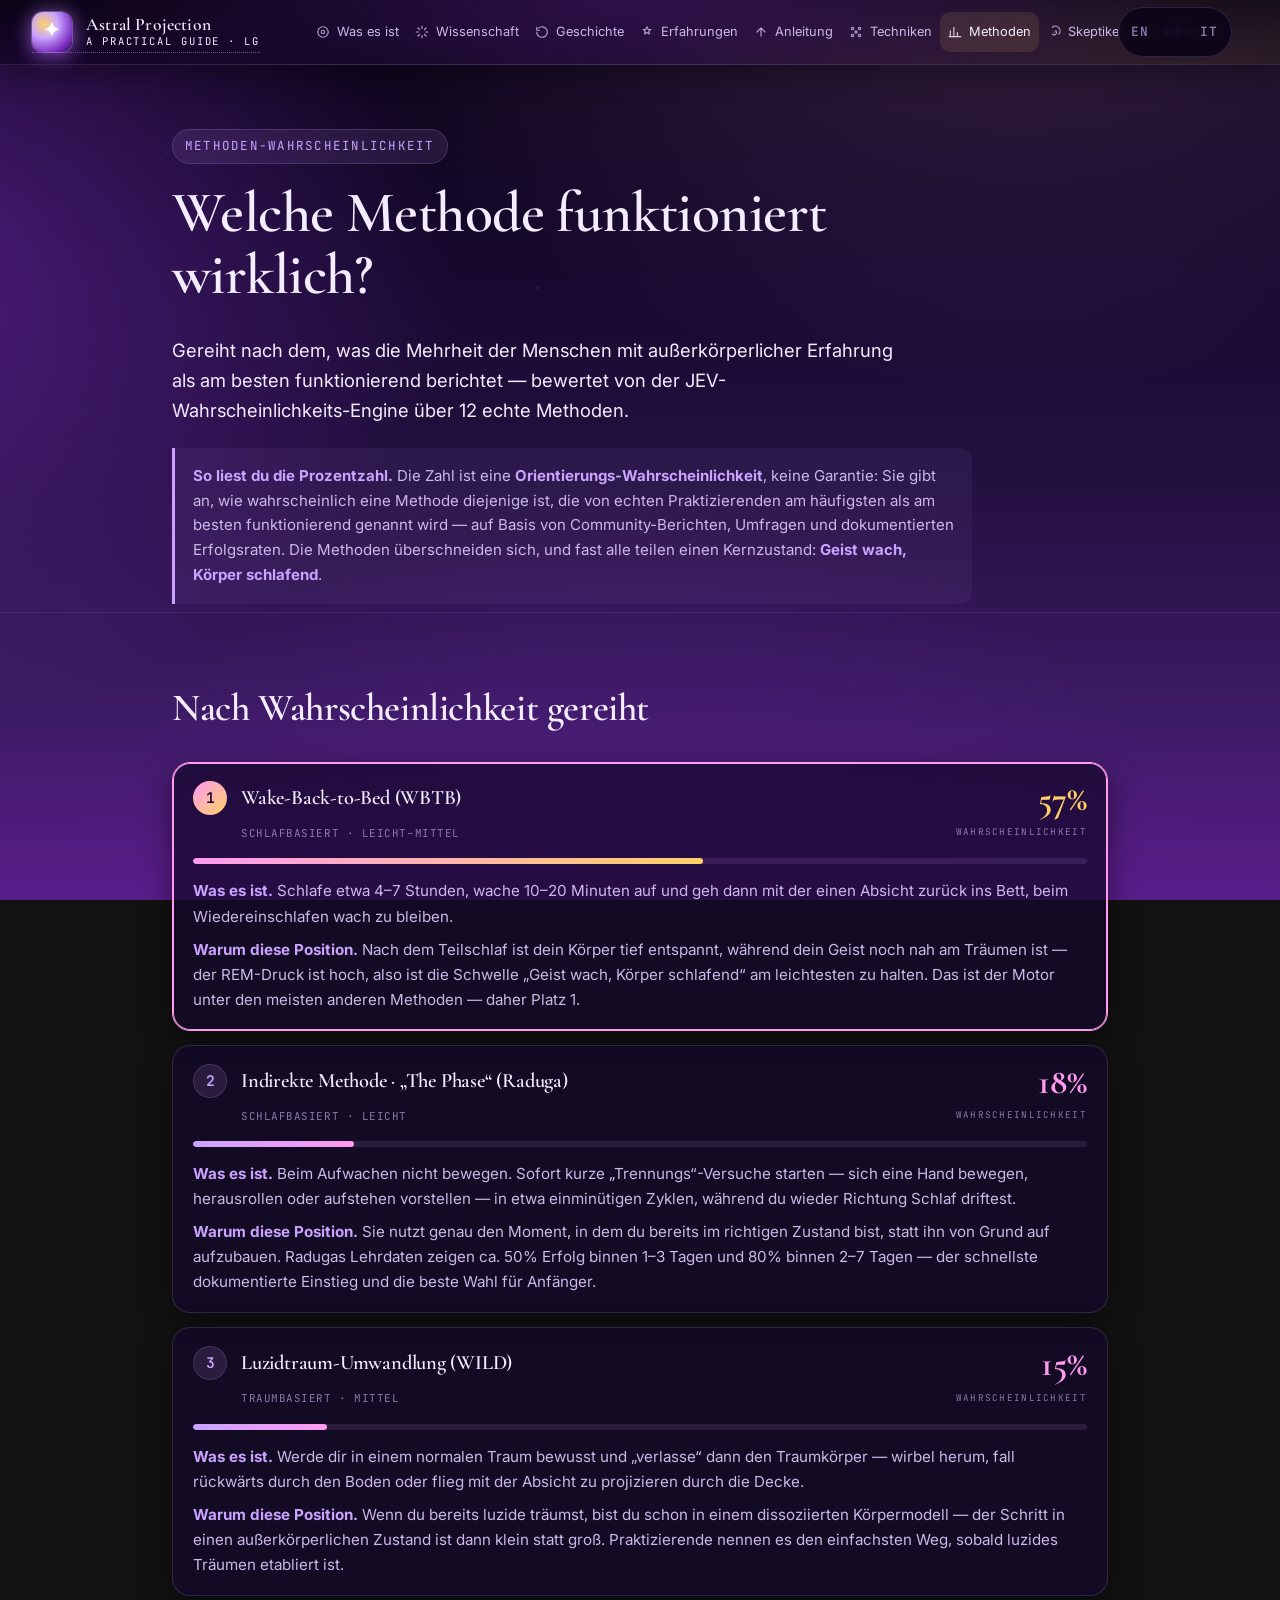
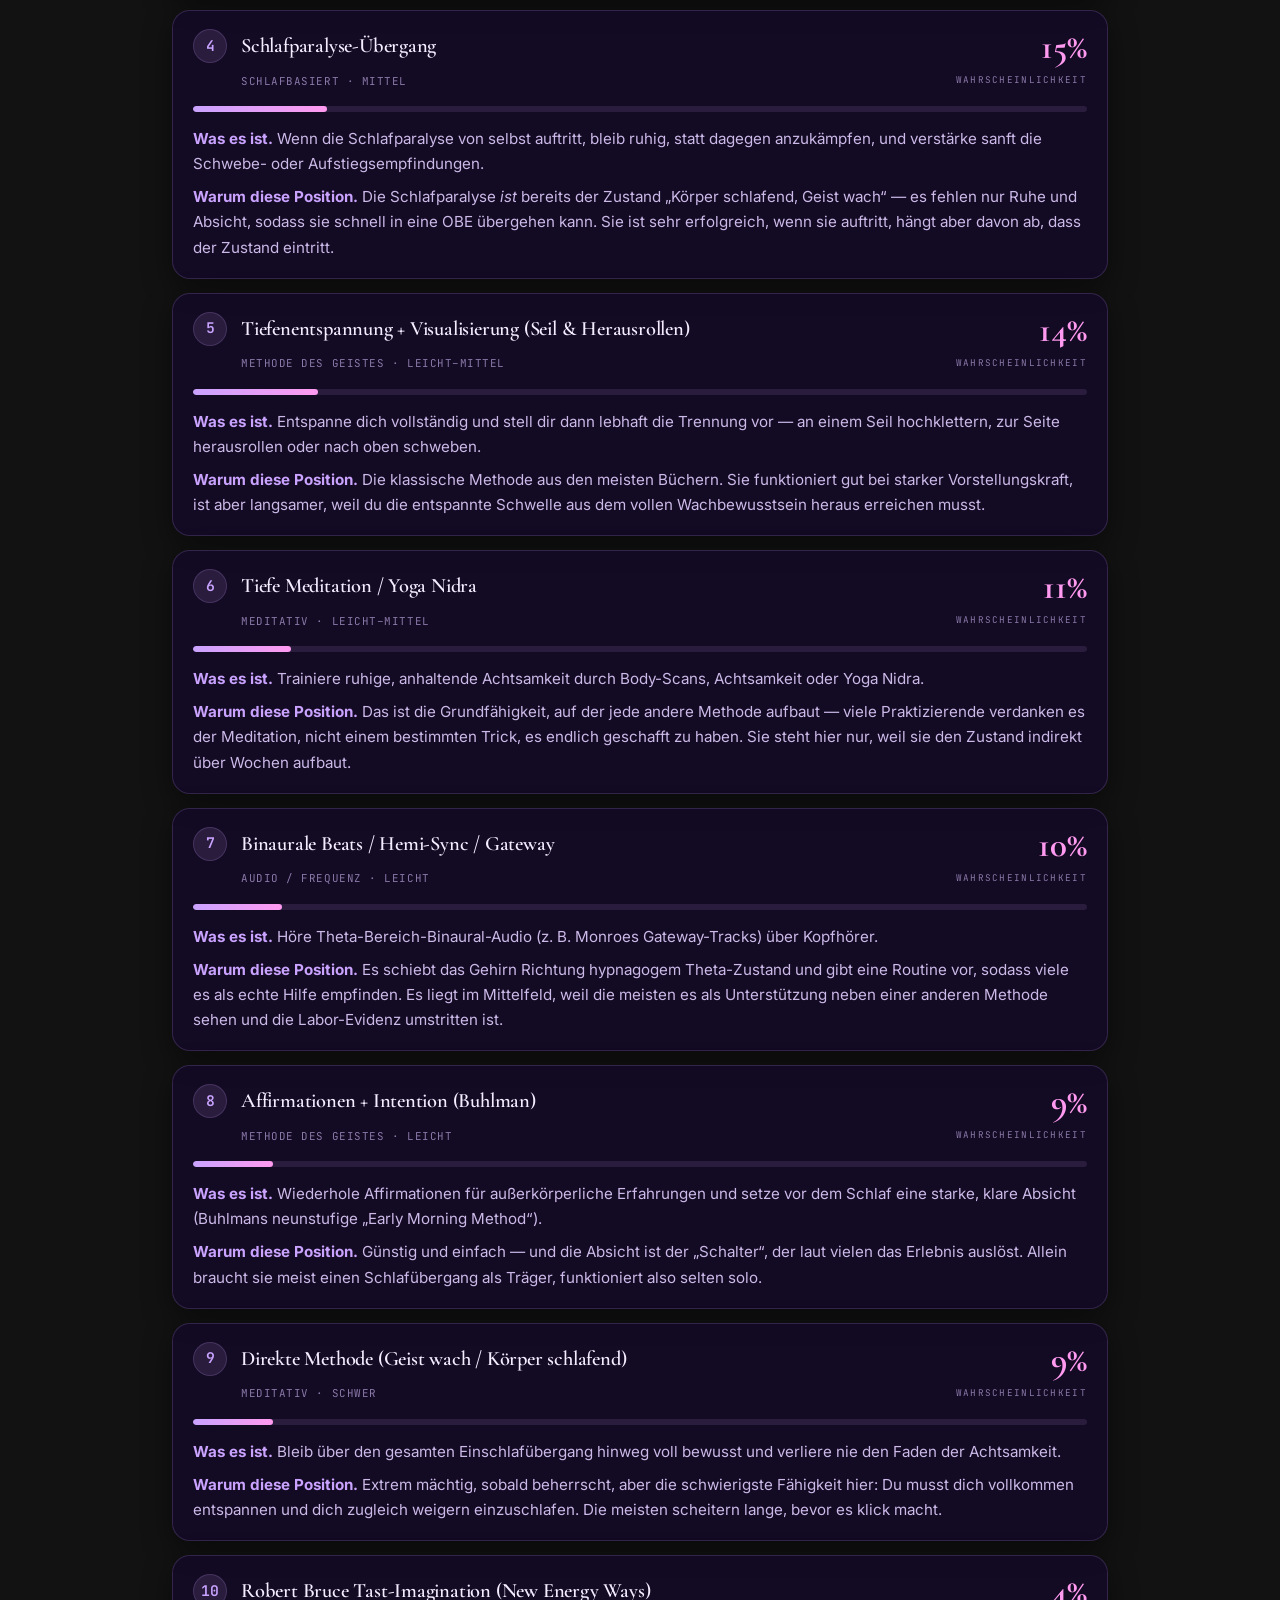
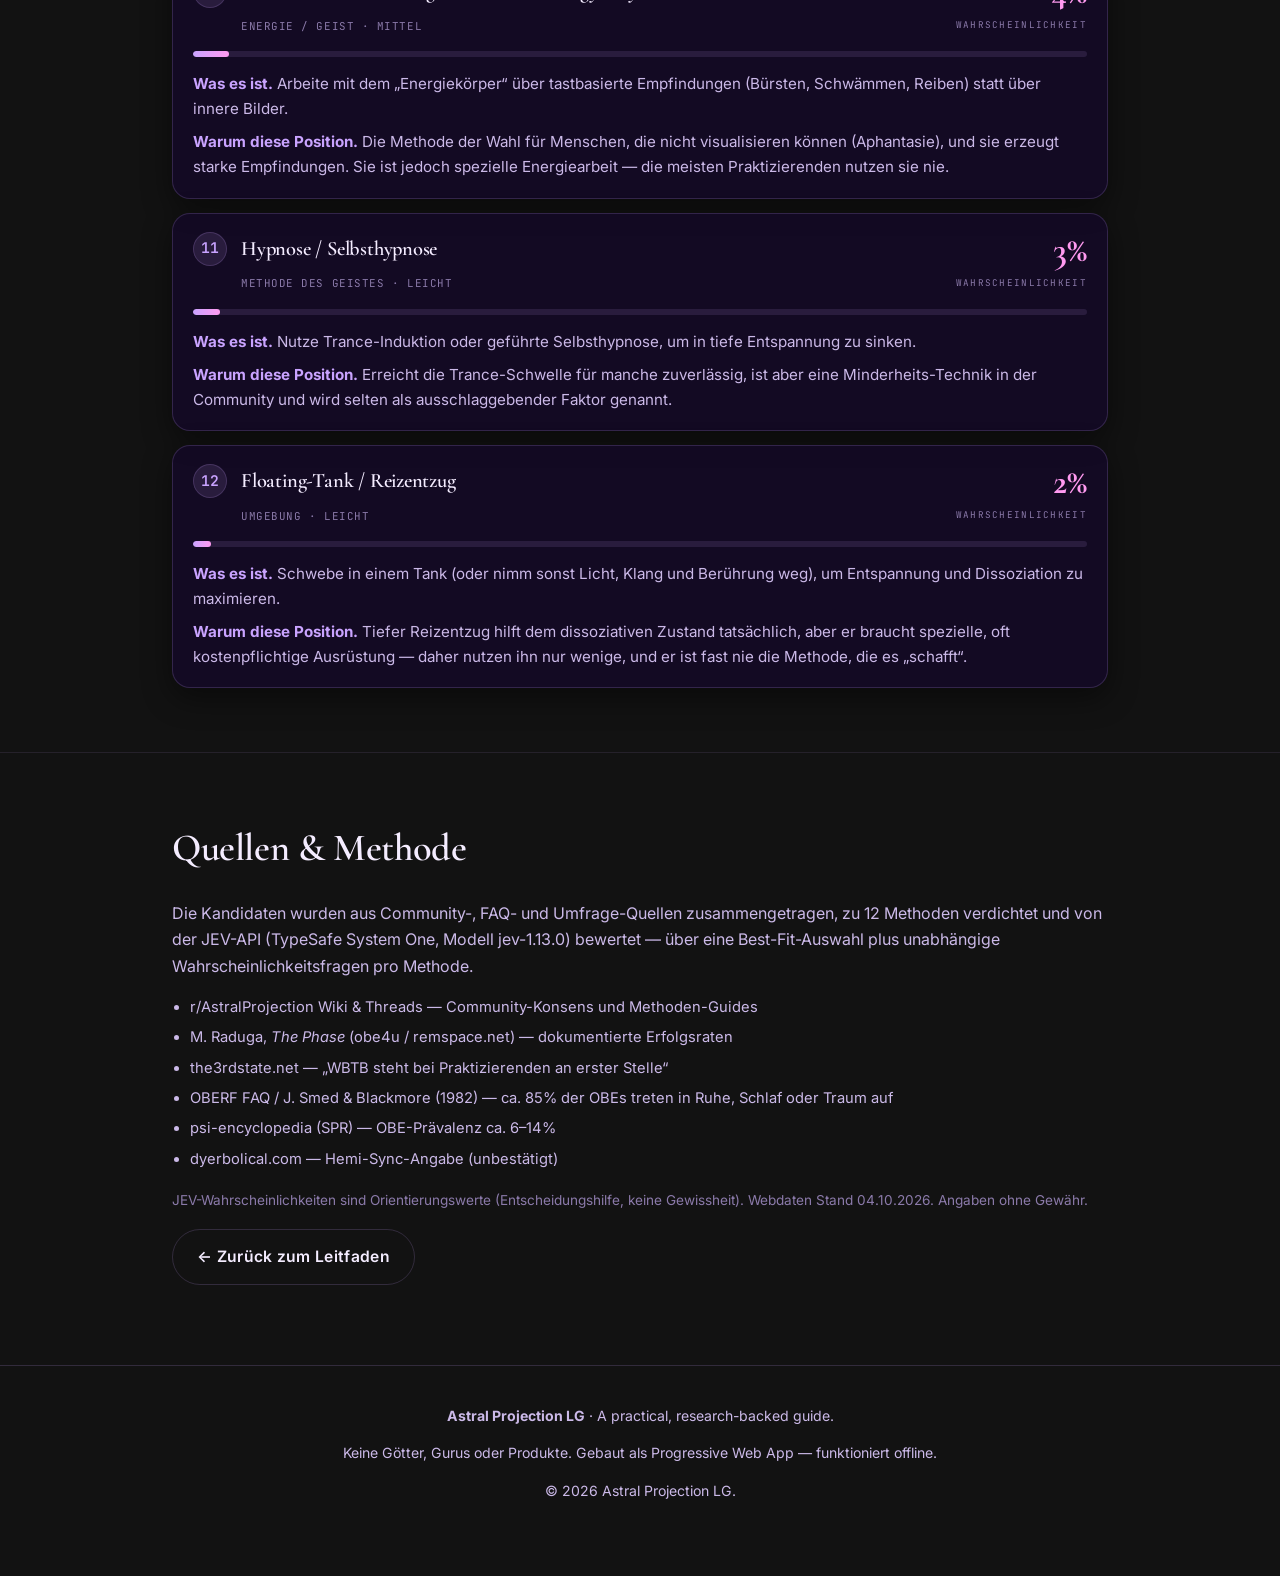
<file: methods-de.html>
<!doctype html>
<html lang="de">
<head>
  <meta charset="utf-8" />
  <meta name="viewport" content="width=device-width, initial-scale=1, viewport-fit=cover" />
  <title>Methoden-Wahrscheinlichkeit — Astral Projection LG</title>
  <meta name="description" content="Welche Methode funktioniert wirklich? 12 Induktionsmethoden, nach Wahrscheinlichkeit gereiht — basierend auf Berichten echter Praktizierender." />
  <meta name="theme-color" content="#7b2cbf" />
  <meta name="color-scheme" content="dark" />
  <link rel="icon" href="images/icon-192.png" type="image/png" sizes="192x192" />
  <link rel="apple-touch-icon" href="images/apple-touch-icon.png" />
  <link rel="mask-icon" href="images/icon-maskable.png" color="#7b2cbf" />
  <link rel="manifest" href="manifest.webmanifest" />
  <meta property="og:title" content="Astral Projection LG — Methoden-Wahrscheinlichkeit" />
  <meta property="og:description" content="Welche Methode funktioniert wirklich? 12 Induktionsmethoden, nach Wahrscheinlichkeit gereiht — basierend auf Berichten echter Praktizierender." />
  <meta property="og:image" content="images/whatsapp-300x200.png" />
  <meta property="og:type" content="website" />
  <link rel="preconnect" href="https://fonts.googleapis.com" />
  <link rel="preconnect" href="https://fonts.gstatic.com" crossorigin />
  <link rel="stylesheet" href="https://fonts.googleapis.com/css2?family=Cormorant+Garamond:wght@500;600;700&family=Inter:wght@400;500;600;700&family=JetBrains+Mono:wght@400;500&display=swap" />
  <link rel="stylesheet" href="styles.css" />
  <link rel="alternate" hreflang="en" href="./methods.html" />
  <link rel="alternate" hreflang="de" href="./methods-de.html" />
  <link rel="alternate" hreflang="it" href="./methods-it.html" />
  <link rel="alternate" hreflang="x-default" href="./methods.html" />
  <link rel="canonical" href="https://astral-projection-lg.loomyloo.app/methods-de.html" />
  <meta property="og:locale" content="de_DE" />
</head>
<body>

  <header class="nav" role="banner">
    <div class="wrap nav-inner">
      <a href="./de.html" class="brand" aria-label="Astral Projection LG home">
        <span class="brand-mark" aria-hidden="true"></span>
        <span class="brand-text">
          <span class="brand-name">Astral Projection</span>
          <span class="brand-tag">A Practical Guide · LG</span>
        </span>
      </a>
      <button class="menu-toggle" aria-label="Toggle navigation" aria-expanded="false" aria-controls="nav-dropdown">☰</button>
      <nav class="nav-links nav-links--inline" aria-label="Main">
        <a href="./de.html#was"><svg viewBox="0 0 24 24" width="14" height="14" fill="none" stroke="currentColor" stroke-width="2" stroke-linecap="round" stroke-linejoin="round" aria-hidden="true"><circle cx="12" cy="12" r="9"/><circle cx="12" cy="12" r="3"/></svg><span class="nl-text">Was es ist</span></a>
        <a href="./de.html#wissenschaft"><svg viewBox="0 0 24 24" width="14" height="14" fill="none" stroke="currentColor" stroke-width="2" stroke-linecap="round" stroke-linejoin="round" aria-hidden="true"><path d="M12 2v4M12 18v4M4.93 4.93l2.83 2.83M16.24 16.24l2.83 2.83M2 12h4M18 12h4M4.93 19.07l2.83-2.83M16.24 7.76l2.83-2.83"/></svg><span class="nl-text">Wissenschaft</span></a>
        <a href="./de.html#geschichte"><svg viewBox="0 0 24 24" width="14" height="14" fill="none" stroke="currentColor" stroke-width="2" stroke-linecap="round" stroke-linejoin="round" aria-hidden="true"><path d="M3 12a9 9 0 1 0 3-6.7"/><polyline points="3 4 3 9 8 9"/></svg><span class="nl-text">Geschichte</span></a>
        <a href="./de.html#erfahrungen"><svg viewBox="0 0 24 24" width="14" height="14" fill="none" stroke="currentColor" stroke-width="2" stroke-linecap="round" stroke-linejoin="round" aria-hidden="true"><path d="M12 3l1.9 4.4 4.6.4-3.5 3 1.1 4.5L12 12.9 7.9 15.3 9 10.8 5.5 7.8l4.6-.4L12 3z"/></svg><span class="nl-text">Erfahrungen</span></a>
        <a href="./de.html#anleitung"><svg viewBox="0 0 24 24" width="14" height="14" fill="none" stroke="currentColor" stroke-width="2" stroke-linecap="round" stroke-linejoin="round" aria-hidden="true"><path d="M12 19V5M5 12l7-7 7 7"/></svg><span class="nl-text">Anleitung</span></a>
        <a href="./de.html#techniken"><svg viewBox="0 0 24 24" width="14" height="14" fill="none" stroke="currentColor" stroke-width="2" stroke-linecap="round" stroke-linejoin="round" aria-hidden="true"><circle cx="6" cy="6" r="2"/><circle cx="18" cy="6" r="2"/><circle cx="12" cy="12" r="2"/><circle cx="6" cy="18" r="2"/><circle cx="18" cy="18" r="2"/></svg><span class="nl-text">Techniken</span></a>
        <a href="./methods-de.html#methods" class="active"><svg viewBox="0 0 24 24" width="14" height="14" fill="none" stroke="currentColor" stroke-width="2" stroke-linecap="round" stroke-linejoin="round" aria-hidden="true"><path d="M4 20V10M10 20V4M16 20v-7M2 20h20"/></svg><span class="nl-text">Methoden</span></a>
        <a href="./de.html#skeptiker"><svg viewBox="0 0 24 24" width="14" height="14" fill="none" stroke="currentColor" stroke-width="2" stroke-linecap="round" stroke-linejoin="round" aria-hidden="true"><path d="M9.1 4.1a8 8 0 0 1 11.3 11.3M14.9 9.9a4 4 0 0 1-5.7 5.7M12 12h.01"/></svg><span class="nl-text">Skeptiker</span></a>
        <a href="./de.html#sicherheit"><svg viewBox="0 0 24 24" width="14" height="14" fill="none" stroke="currentColor" stroke-width="2" stroke-linecap="round" stroke-linejoin="round" aria-hidden="true"><path d="M12 2l8 4v6c0 5.5-3.8 10.7-8 12-4.2-1.3-8-6.5-8-12V6l8-4z"/></svg><span class="nl-text">Sicherheit</span></a>
        <a href="./de.html#faq"><svg viewBox="0 0 24 24" width="14" height="14" fill="none" stroke="currentColor" stroke-width="2" stroke-linecap="round" stroke-linejoin="round" aria-hidden="true"><circle cx="12" cy="12" r="9"/><path d="M9.1 9.1a3 3 0 0 1 5.8 1c0 2-3 2-3 4M12 17h.01"/></svg><span class="nl-text">FAQ</span></a>
        <a href="./de.html#quellen"><svg viewBox="0 0 24 24" width="14" height="14" fill="none" stroke="currentColor" stroke-width="2" stroke-linecap="round" stroke-linejoin="round" aria-hidden="true"><path d="M4 4h12a4 4 0 0 1 4 4v12a4 4 0 0 1-4 4H4z"/><path d="M4 4v16M9 9h6M9 13h6M9 17h4"/></svg><span class="nl-text">Quellen</span></a>
        <span class="lang-switch" role="group" aria-label="Sprache">
          <a href="./methods.html" hreflang="en">EN</a><a href="./methods-de.html" class="active" hreflang="de">DE</a><a href="./methods-it.html" hreflang="it">IT</a>
        </span>
      </nav>
    </div>
  </header>

  <nav class="nav-links nav-links--dropdown" id="nav-dropdown" aria-label="Mobile navigation">
    <a href="./de.html#was"><svg viewBox="0 0 24 24" width="14" height="14" fill="none" stroke="currentColor" stroke-width="2" stroke-linecap="round" stroke-linejoin="round" aria-hidden="true"><circle cx="12" cy="12" r="9"/><circle cx="12" cy="12" r="3"/></svg><span class="nl-text">Was es ist</span></a>
        <a href="./de.html#wissenschaft"><svg viewBox="0 0 24 24" width="14" height="14" fill="none" stroke="currentColor" stroke-width="2" stroke-linecap="round" stroke-linejoin="round" aria-hidden="true"><path d="M12 2v4M12 18v4M4.93 4.93l2.83 2.83M16.24 16.24l2.83 2.83M2 12h4M18 12h4M4.93 19.07l2.83-2.83M16.24 7.76l2.83-2.83"/></svg><span class="nl-text">Wissenschaft</span></a>
        <a href="./de.html#geschichte"><svg viewBox="0 0 24 24" width="14" height="14" fill="none" stroke="currentColor" stroke-width="2" stroke-linecap="round" stroke-linejoin="round" aria-hidden="true"><path d="M3 12a9 9 0 1 0 3-6.7"/><polyline points="3 4 3 9 8 9"/></svg><span class="nl-text">Geschichte</span></a>
        <a href="./de.html#erfahrungen"><svg viewBox="0 0 24 24" width="14" height="14" fill="none" stroke="currentColor" stroke-width="2" stroke-linecap="round" stroke-linejoin="round" aria-hidden="true"><path d="M12 3l1.9 4.4 4.6.4-3.5 3 1.1 4.5L12 12.9 7.9 15.3 9 10.8 5.5 7.8l4.6-.4L12 3z"/></svg><span class="nl-text">Erfahrungen</span></a>
        <a href="./de.html#anleitung"><svg viewBox="0 0 24 24" width="14" height="14" fill="none" stroke="currentColor" stroke-width="2" stroke-linecap="round" stroke-linejoin="round" aria-hidden="true"><path d="M12 19V5M5 12l7-7 7 7"/></svg><span class="nl-text">Anleitung</span></a>
        <a href="./de.html#techniken"><svg viewBox="0 0 24 24" width="14" height="14" fill="none" stroke="currentColor" stroke-width="2" stroke-linecap="round" stroke-linejoin="round" aria-hidden="true"><circle cx="6" cy="6" r="2"/><circle cx="18" cy="6" r="2"/><circle cx="12" cy="12" r="2"/><circle cx="6" cy="18" r="2"/><circle cx="18" cy="18" r="2"/></svg><span class="nl-text">Techniken</span></a>
        <a href="./methods-de.html#methods" class="active"><svg viewBox="0 0 24 24" width="14" height="14" fill="none" stroke="currentColor" stroke-width="2" stroke-linecap="round" stroke-linejoin="round" aria-hidden="true"><path d="M4 20V10M10 20V4M16 20v-7M2 20h20"/></svg><span class="nl-text">Methoden</span></a>
        <a href="./de.html#skeptiker"><svg viewBox="0 0 24 24" width="14" height="14" fill="none" stroke="currentColor" stroke-width="2" stroke-linecap="round" stroke-linejoin="round" aria-hidden="true"><path d="M9.1 4.1a8 8 0 0 1 11.3 11.3M14.9 9.9a4 4 0 0 1-5.7 5.7M12 12h.01"/></svg><span class="nl-text">Skeptiker</span></a>
        <a href="./de.html#sicherheit"><svg viewBox="0 0 24 24" width="14" height="14" fill="none" stroke="currentColor" stroke-width="2" stroke-linecap="round" stroke-linejoin="round" aria-hidden="true"><path d="M12 2l8 4v6c0 5.5-3.8 10.7-8 12-4.2-1.3-8-6.5-8-12V6l8-4z"/></svg><span class="nl-text">Sicherheit</span></a>
        <a href="./de.html#faq"><svg viewBox="0 0 24 24" width="14" height="14" fill="none" stroke="currentColor" stroke-width="2" stroke-linecap="round" stroke-linejoin="round" aria-hidden="true"><circle cx="12" cy="12" r="9"/><path d="M9.1 9.1a3 3 0 0 1 5.8 1c0 2-3 2-3 4M12 17h.01"/></svg><span class="nl-text">FAQ</span></a>
        <a href="./de.html#quellen"><svg viewBox="0 0 24 24" width="14" height="14" fill="none" stroke="currentColor" stroke-width="2" stroke-linecap="round" stroke-linejoin="round" aria-hidden="true"><path d="M4 4h12a4 4 0 0 1 4 4v12a4 4 0 0 1-4 4H4z"/><path d="M4 4v16M9 9h6M9 13h6M9 17h4"/></svg><span class="nl-text">Quellen</span></a>
    <span class="lang-switch" role="group" aria-label="Sprache">
      <a href="./methods.html" hreflang="en">EN</a><a href="./methods-de.html" class="active" hreflang="de">DE</a><a href="./methods-it.html" hreflang="it">IT</a>
    </span>
  </nav>

  <section class="mth-hero" id="top">
    <div class="wrap">
      <span class="eyebrow">Methoden-Wahrscheinlichkeit</span>
      <h1>Welche Methode funktioniert wirklich?</h1>
      <p class="lead">Gereiht nach dem, was die Mehrheit der Menschen mit außerkörperlicher Erfahrung als am besten funktionierend berichtet — bewertet von der JEV-Wahrscheinlichkeits-Engine über 12 echte Methoden.</p>
      <div class="mth-note"><strong>So liest du die Prozentzahl.</strong> Die Zahl ist eine <strong>Orientierungs-Wahrscheinlichkeit</strong>, keine Garantie: Sie gibt an, wie wahrscheinlich eine Methode diejenige ist, die von echten Praktizierenden am häufigsten als am besten funktionierend genannt wird — auf Basis von Community-Berichten, Umfragen und dokumentierten Erfolgsraten. Die Methoden überschneiden sich, und fast alle teilen einen Kernzustand: <strong>Geist wach, Körper schlafend</strong>.</div>
    </div>
  </section>

  <section id="methods">
    <div class="wrap">
      <h2>Nach Wahrscheinlichkeit gereiht</h2>
      <div class="mth-list">
        <article class="mth-card is-top">
          <div class="mth-head">
            <span class="mth-rank">1</span>
            <div class="mth-titles">
              <h3 class="mth-name">Wake-Back-to-Bed (WBTB)</h3>
              <span class="mth-tags">Schlafbasiert · Leicht–mittel</span>
            </div>
            <div class="mth-score">
              <span class="mth-pct">57%</span>
              <span class="mth-pct-label">Wahrscheinlichkeit</span>
            </div>
          </div>
          <div class="mth-bar"><span class="mth-bar-fill" style="width:57%"></span></div>
          <p class="mth-what"><strong>Was es ist.</strong> Schlafe etwa 4–7 Stunden, wache 10–20 Minuten auf und geh dann mit der einen Absicht zurück ins Bett, beim Wiedereinschlafen wach zu bleiben.</p>
          <p class="mth-why"><strong>Warum diese Position.</strong> Nach dem Teilschlaf ist dein Körper tief entspannt, während dein Geist noch nah am Träumen ist — der REM-Druck ist hoch, also ist die Schwelle „Geist wach, Körper schlafend“ am leichtesten zu halten. Das ist der Motor unter den meisten anderen Methoden — daher Platz 1.</p>
        </article>
        <article class="mth-card">
          <div class="mth-head">
            <span class="mth-rank">2</span>
            <div class="mth-titles">
              <h3 class="mth-name">Indirekte Methode · „The Phase“ (Raduga)</h3>
              <span class="mth-tags">Schlafbasiert · Leicht</span>
            </div>
            <div class="mth-score">
              <span class="mth-pct">18%</span>
              <span class="mth-pct-label">Wahrscheinlichkeit</span>
            </div>
          </div>
          <div class="mth-bar"><span class="mth-bar-fill" style="width:18%"></span></div>
          <p class="mth-what"><strong>Was es ist.</strong> Beim Aufwachen nicht bewegen. Sofort kurze „Trennungs“-Versuche starten — sich eine Hand bewegen, herausrollen oder aufstehen vorstellen — in etwa einminütigen Zyklen, während du wieder Richtung Schlaf driftest.</p>
          <p class="mth-why"><strong>Warum diese Position.</strong> Sie nutzt genau den Moment, in dem du bereits im richtigen Zustand bist, statt ihn von Grund auf aufzubauen. Radugas Lehrdaten zeigen ca. 50% Erfolg binnen 1–3 Tagen und 80% binnen 2–7 Tagen — der schnellste dokumentierte Einstieg und die beste Wahl für Anfänger.</p>
        </article>
        <article class="mth-card">
          <div class="mth-head">
            <span class="mth-rank">3</span>
            <div class="mth-titles">
              <h3 class="mth-name">Luzidtraum-Umwandlung (WILD)</h3>
              <span class="mth-tags">Traumbasiert · Mittel</span>
            </div>
            <div class="mth-score">
              <span class="mth-pct">15%</span>
              <span class="mth-pct-label">Wahrscheinlichkeit</span>
            </div>
          </div>
          <div class="mth-bar"><span class="mth-bar-fill" style="width:15%"></span></div>
          <p class="mth-what"><strong>Was es ist.</strong> Werde dir in einem normalen Traum bewusst und „verlasse“ dann den Traumkörper — wirbel herum, fall rückwärts durch den Boden oder flieg mit der Absicht zu projizieren durch die Decke.</p>
          <p class="mth-why"><strong>Warum diese Position.</strong> Wenn du bereits luzide träumst, bist du schon in einem dissoziierten Körpermodell — der Schritt in einen außerkörperlichen Zustand ist dann klein statt groß. Praktizierende nennen es den einfachsten Weg, sobald luzides Träumen etabliert ist.</p>
        </article>
        <article class="mth-card">
          <div class="mth-head">
            <span class="mth-rank">4</span>
            <div class="mth-titles">
              <h3 class="mth-name">Schlafparalyse-Übergang</h3>
              <span class="mth-tags">Schlafbasiert · Mittel</span>
            </div>
            <div class="mth-score">
              <span class="mth-pct">15%</span>
              <span class="mth-pct-label">Wahrscheinlichkeit</span>
            </div>
          </div>
          <div class="mth-bar"><span class="mth-bar-fill" style="width:15%"></span></div>
          <p class="mth-what"><strong>Was es ist.</strong> Wenn die Schlafparalyse von selbst auftritt, bleib ruhig, statt dagegen anzukämpfen, und verstärke sanft die Schwebe- oder Aufstiegsempfindungen.</p>
          <p class="mth-why"><strong>Warum diese Position.</strong> Die Schlafparalyse <em>ist</em> bereits der Zustand „Körper schlafend, Geist wach“ — es fehlen nur Ruhe und Absicht, sodass sie schnell in eine OBE übergehen kann. Sie ist sehr erfolgreich, wenn sie auftritt, hängt aber davon ab, dass der Zustand eintritt.</p>
        </article>
        <article class="mth-card">
          <div class="mth-head">
            <span class="mth-rank">5</span>
            <div class="mth-titles">
              <h3 class="mth-name">Tiefenentspannung + Visualisierung (Seil &amp; Herausrollen)</h3>
              <span class="mth-tags">Methode des Geistes · Leicht–mittel</span>
            </div>
            <div class="mth-score">
              <span class="mth-pct">14%</span>
              <span class="mth-pct-label">Wahrscheinlichkeit</span>
            </div>
          </div>
          <div class="mth-bar"><span class="mth-bar-fill" style="width:14%"></span></div>
          <p class="mth-what"><strong>Was es ist.</strong> Entspanne dich vollständig und stell dir dann lebhaft die Trennung vor — an einem Seil hochklettern, zur Seite herausrollen oder nach oben schweben.</p>
          <p class="mth-why"><strong>Warum diese Position.</strong> Die klassische Methode aus den meisten Büchern. Sie funktioniert gut bei starker Vorstellungskraft, ist aber langsamer, weil du die entspannte Schwelle aus dem vollen Wachbewusstsein heraus erreichen musst.</p>
        </article>
        <article class="mth-card">
          <div class="mth-head">
            <span class="mth-rank">6</span>
            <div class="mth-titles">
              <h3 class="mth-name">Tiefe Meditation / Yoga Nidra</h3>
              <span class="mth-tags">Meditativ · Leicht–mittel</span>
            </div>
            <div class="mth-score">
              <span class="mth-pct">11%</span>
              <span class="mth-pct-label">Wahrscheinlichkeit</span>
            </div>
          </div>
          <div class="mth-bar"><span class="mth-bar-fill" style="width:11%"></span></div>
          <p class="mth-what"><strong>Was es ist.</strong> Trainiere ruhige, anhaltende Achtsamkeit durch Body-Scans, Achtsamkeit oder Yoga Nidra.</p>
          <p class="mth-why"><strong>Warum diese Position.</strong> Das ist die Grundfähigkeit, auf der jede andere Methode aufbaut — viele Praktizierende verdanken es der Meditation, nicht einem bestimmten Trick, es endlich geschafft zu haben. Sie steht hier nur, weil sie den Zustand indirekt über Wochen aufbaut.</p>
        </article>
        <article class="mth-card">
          <div class="mth-head">
            <span class="mth-rank">7</span>
            <div class="mth-titles">
              <h3 class="mth-name">Binaurale Beats / Hemi-Sync / Gateway</h3>
              <span class="mth-tags">Audio / Frequenz · Leicht</span>
            </div>
            <div class="mth-score">
              <span class="mth-pct">10%</span>
              <span class="mth-pct-label">Wahrscheinlichkeit</span>
            </div>
          </div>
          <div class="mth-bar"><span class="mth-bar-fill" style="width:10%"></span></div>
          <p class="mth-what"><strong>Was es ist.</strong> Höre Theta-Bereich-Binaural-Audio (z. B. Monroes Gateway-Tracks) über Kopfhörer.</p>
          <p class="mth-why"><strong>Warum diese Position.</strong> Es schiebt das Gehirn Richtung hypnagogem Theta-Zustand und gibt eine Routine vor, sodass viele es als echte Hilfe empfinden. Es liegt im Mittelfeld, weil die meisten es als Unterstützung neben einer anderen Methode sehen und die Labor-Evidenz umstritten ist.</p>
        </article>
        <article class="mth-card">
          <div class="mth-head">
            <span class="mth-rank">8</span>
            <div class="mth-titles">
              <h3 class="mth-name">Affirmationen + Intention (Buhlman)</h3>
              <span class="mth-tags">Methode des Geistes · Leicht</span>
            </div>
            <div class="mth-score">
              <span class="mth-pct">9%</span>
              <span class="mth-pct-label">Wahrscheinlichkeit</span>
            </div>
          </div>
          <div class="mth-bar"><span class="mth-bar-fill" style="width:9%"></span></div>
          <p class="mth-what"><strong>Was es ist.</strong> Wiederhole Affirmationen für außerkörperliche Erfahrungen und setze vor dem Schlaf eine starke, klare Absicht (Buhlmans neunstufige „Early Morning Method“).</p>
          <p class="mth-why"><strong>Warum diese Position.</strong> Günstig und einfach — und die Absicht ist der „Schalter“, der laut vielen das Erlebnis auslöst. Allein braucht sie meist einen Schlafübergang als Träger, funktioniert also selten solo.</p>
        </article>
        <article class="mth-card">
          <div class="mth-head">
            <span class="mth-rank">9</span>
            <div class="mth-titles">
              <h3 class="mth-name">Direkte Methode (Geist wach / Körper schlafend)</h3>
              <span class="mth-tags">Meditativ · Schwer</span>
            </div>
            <div class="mth-score">
              <span class="mth-pct">9%</span>
              <span class="mth-pct-label">Wahrscheinlichkeit</span>
            </div>
          </div>
          <div class="mth-bar"><span class="mth-bar-fill" style="width:9%"></span></div>
          <p class="mth-what"><strong>Was es ist.</strong> Bleib über den gesamten Einschlafübergang hinweg voll bewusst und verliere nie den Faden der Achtsamkeit.</p>
          <p class="mth-why"><strong>Warum diese Position.</strong> Extrem mächtig, sobald beherrscht, aber die schwierigste Fähigkeit hier: Du musst dich vollkommen entspannen und dich zugleich weigern einzuschlafen. Die meisten scheitern lange, bevor es klick macht.</p>
        </article>
        <article class="mth-card">
          <div class="mth-head">
            <span class="mth-rank">10</span>
            <div class="mth-titles">
              <h3 class="mth-name">Robert Bruce Tast-Imagination (New Energy Ways)</h3>
              <span class="mth-tags">Energie / Geist · Mittel</span>
            </div>
            <div class="mth-score">
              <span class="mth-pct">4%</span>
              <span class="mth-pct-label">Wahrscheinlichkeit</span>
            </div>
          </div>
          <div class="mth-bar"><span class="mth-bar-fill" style="width:4%"></span></div>
          <p class="mth-what"><strong>Was es ist.</strong> Arbeite mit dem „Energiekörper“ über tastbasierte Empfindungen (Bürsten, Schwämmen, Reiben) statt über innere Bilder.</p>
          <p class="mth-why"><strong>Warum diese Position.</strong> Die Methode der Wahl für Menschen, die nicht visualisieren können (Aphantasie), und sie erzeugt starke Empfindungen. Sie ist jedoch spezielle Energiearbeit — die meisten Praktizierenden nutzen sie nie.</p>
        </article>
        <article class="mth-card">
          <div class="mth-head">
            <span class="mth-rank">11</span>
            <div class="mth-titles">
              <h3 class="mth-name">Hypnose / Selbsthypnose</h3>
              <span class="mth-tags">Methode des Geistes · Leicht</span>
            </div>
            <div class="mth-score">
              <span class="mth-pct">3%</span>
              <span class="mth-pct-label">Wahrscheinlichkeit</span>
            </div>
          </div>
          <div class="mth-bar"><span class="mth-bar-fill" style="width:3%"></span></div>
          <p class="mth-what"><strong>Was es ist.</strong> Nutze Trance-Induktion oder geführte Selbsthypnose, um in tiefe Entspannung zu sinken.</p>
          <p class="mth-why"><strong>Warum diese Position.</strong> Erreicht die Trance-Schwelle für manche zuverlässig, ist aber eine Minderheits-Technik in der Community und wird selten als ausschlaggebender Faktor genannt.</p>
        </article>
        <article class="mth-card">
          <div class="mth-head">
            <span class="mth-rank">12</span>
            <div class="mth-titles">
              <h3 class="mth-name">Floating-Tank / Reizentzug</h3>
              <span class="mth-tags">Umgebung · Leicht</span>
            </div>
            <div class="mth-score">
              <span class="mth-pct">2%</span>
              <span class="mth-pct-label">Wahrscheinlichkeit</span>
            </div>
          </div>
          <div class="mth-bar"><span class="mth-bar-fill" style="width:2%"></span></div>
          <p class="mth-what"><strong>Was es ist.</strong> Schwebe in einem Tank (oder nimm sonst Licht, Klang und Berührung weg), um Entspannung und Dissoziation zu maximieren.</p>
          <p class="mth-why"><strong>Warum diese Position.</strong> Tiefer Reizentzug hilft dem dissoziativen Zustand tatsächlich, aber er braucht spezielle, oft kostenpflichtige Ausrüstung — daher nutzen ihn nur wenige, und er ist fast nie die Methode, die es „schafft“.</p>
        </article>
      </div>
    </div>
  </section>

  <section id="sources">
    <div class="wrap">
      <h2>Quellen &amp; Methode</h2>
      <p>Die Kandidaten wurden aus Community-, FAQ- und Umfrage-Quellen zusammengetragen, zu 12 Methoden verdichtet und von der JEV-API (TypeSafe System One, Modell jev-1.13.0) bewertet — über eine Best-Fit-Auswahl plus unabhängige Wahrscheinlichkeitsfragen pro Methode.</p>
      <ul class="mth-src-list">
          <li>r/AstralProjection Wiki &amp; Threads — Community-Konsens und Methoden-Guides</li>
          <li>M. Raduga, <em>The Phase</em> (obe4u / remspace.net) — dokumentierte Erfolgsraten</li>
          <li>the3rdstate.net — „WBTB steht bei Praktizierenden an erster Stelle“</li>
          <li>OBERF FAQ / J. Smed &amp; Blackmore (1982) — ca. 85% der OBEs treten in Ruhe, Schlaf oder Traum auf</li>
          <li>psi-encyclopedia (SPR) — OBE-Prävalenz ca. 6–14%</li>
          <li>dyerbolical.com — Hemi-Sync-Angabe (unbestätigt)</li>
      </ul>
      <p class="mth-disclaimer">JEV-Wahrscheinlichkeiten sind Orientierungswerte (Entscheidungshilfe, keine Gewissheit). Webdaten Stand 04.10.2026. Angaben ohne Gewähr.</p>
      <p style="margin-top:18px;"><a class="btn btn-ghost" href="./de.html">← Zurück zum Leitfaden</a></p>
    </div>
  </section>

  <button class="to-top" id="to-top" type="button" aria-label="Back to top" title="Back to top">
    <svg viewBox="0 0 24 24" width="22" height="22" fill="none" stroke="currentColor" stroke-width="2.5" stroke-linecap="round" stroke-linejoin="round" aria-hidden="true"><path d="M12 19V5"/><polyline points="5 12 12 5 19 12"/></svg>
  </button>

  <footer>
    <p><strong>Astral Projection LG</strong> · A practical, research-backed guide.</p>
    <p>Keine Götter, Gurus oder Produkte. Gebaut als Progressive Web App — funktioniert offline.</p>
    <p style="margin-top:14px;">© <span id="yr"></span> Astral Projection LG.</p>
  </footer>

  <script>document.getElementById('yr').textContent = new Date().getFullYear();</script>
  <script src="app.js"></script>
</body>
</html>
</file>
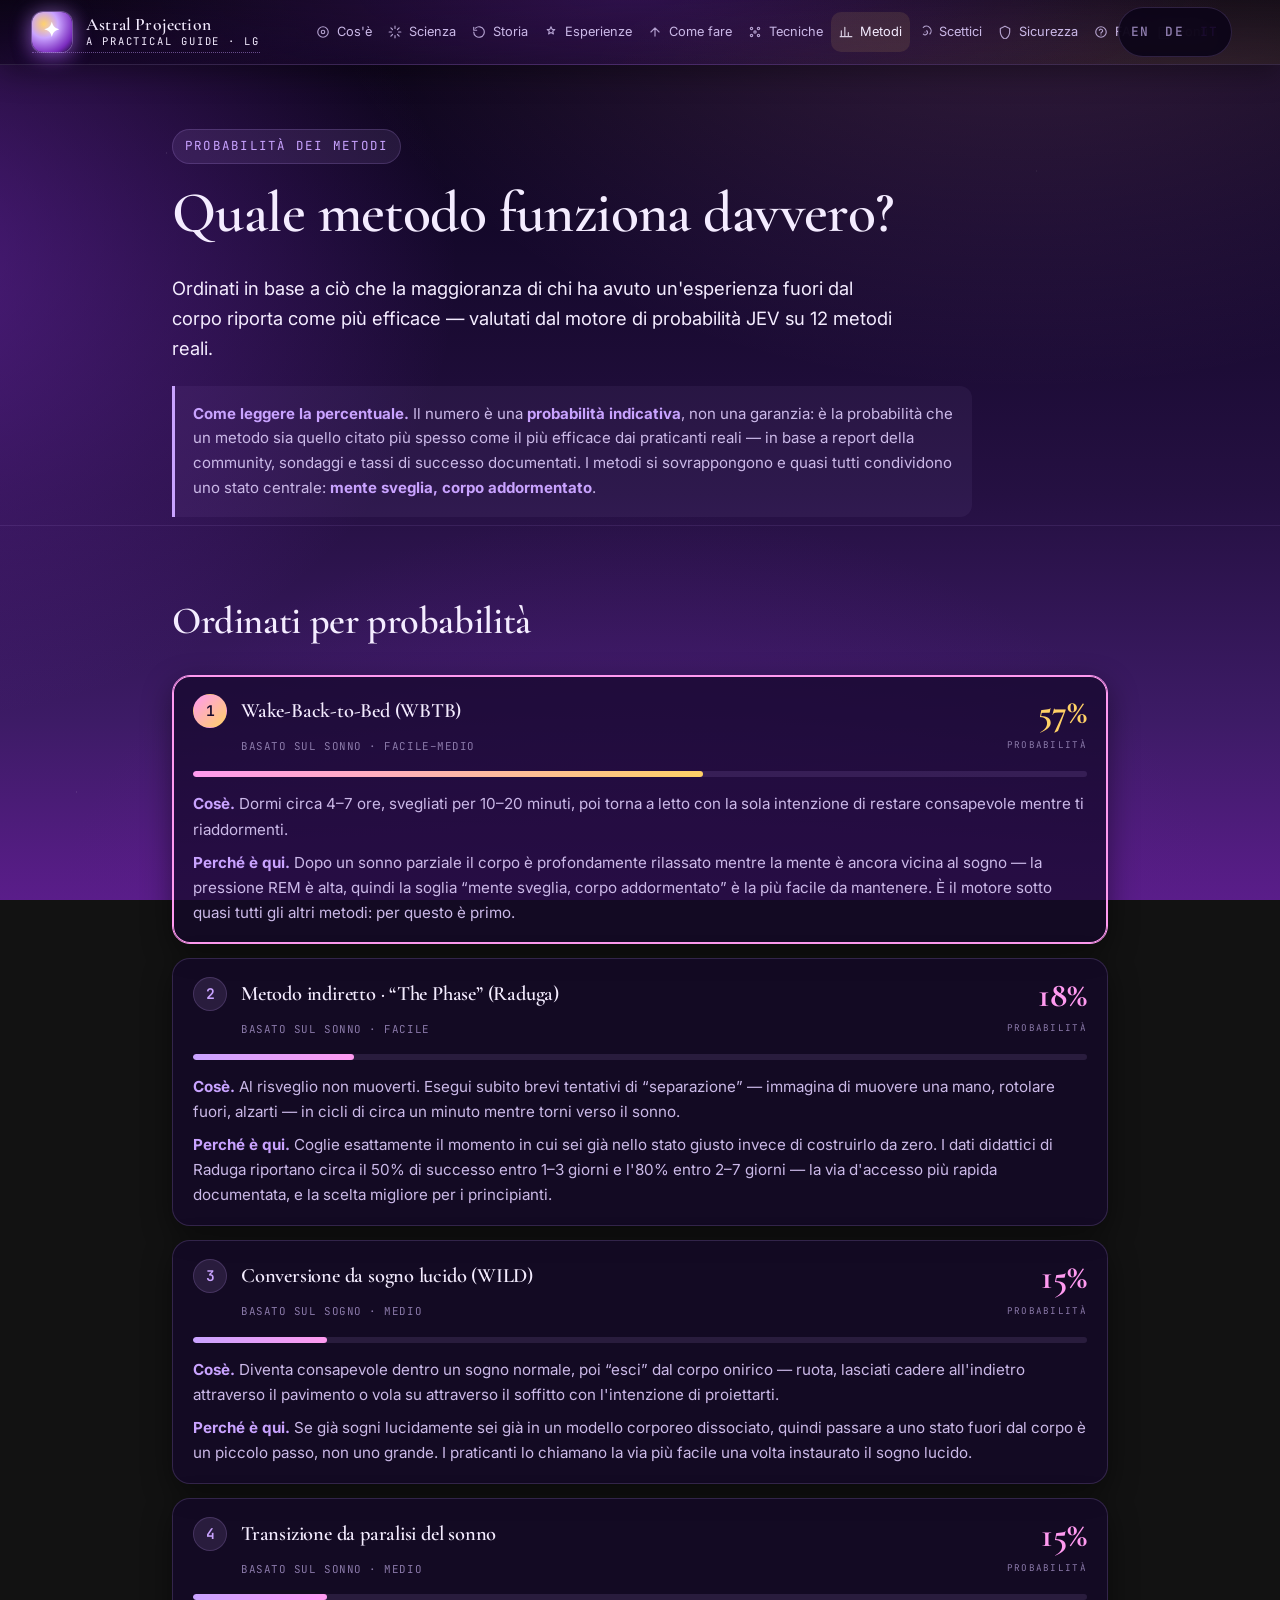
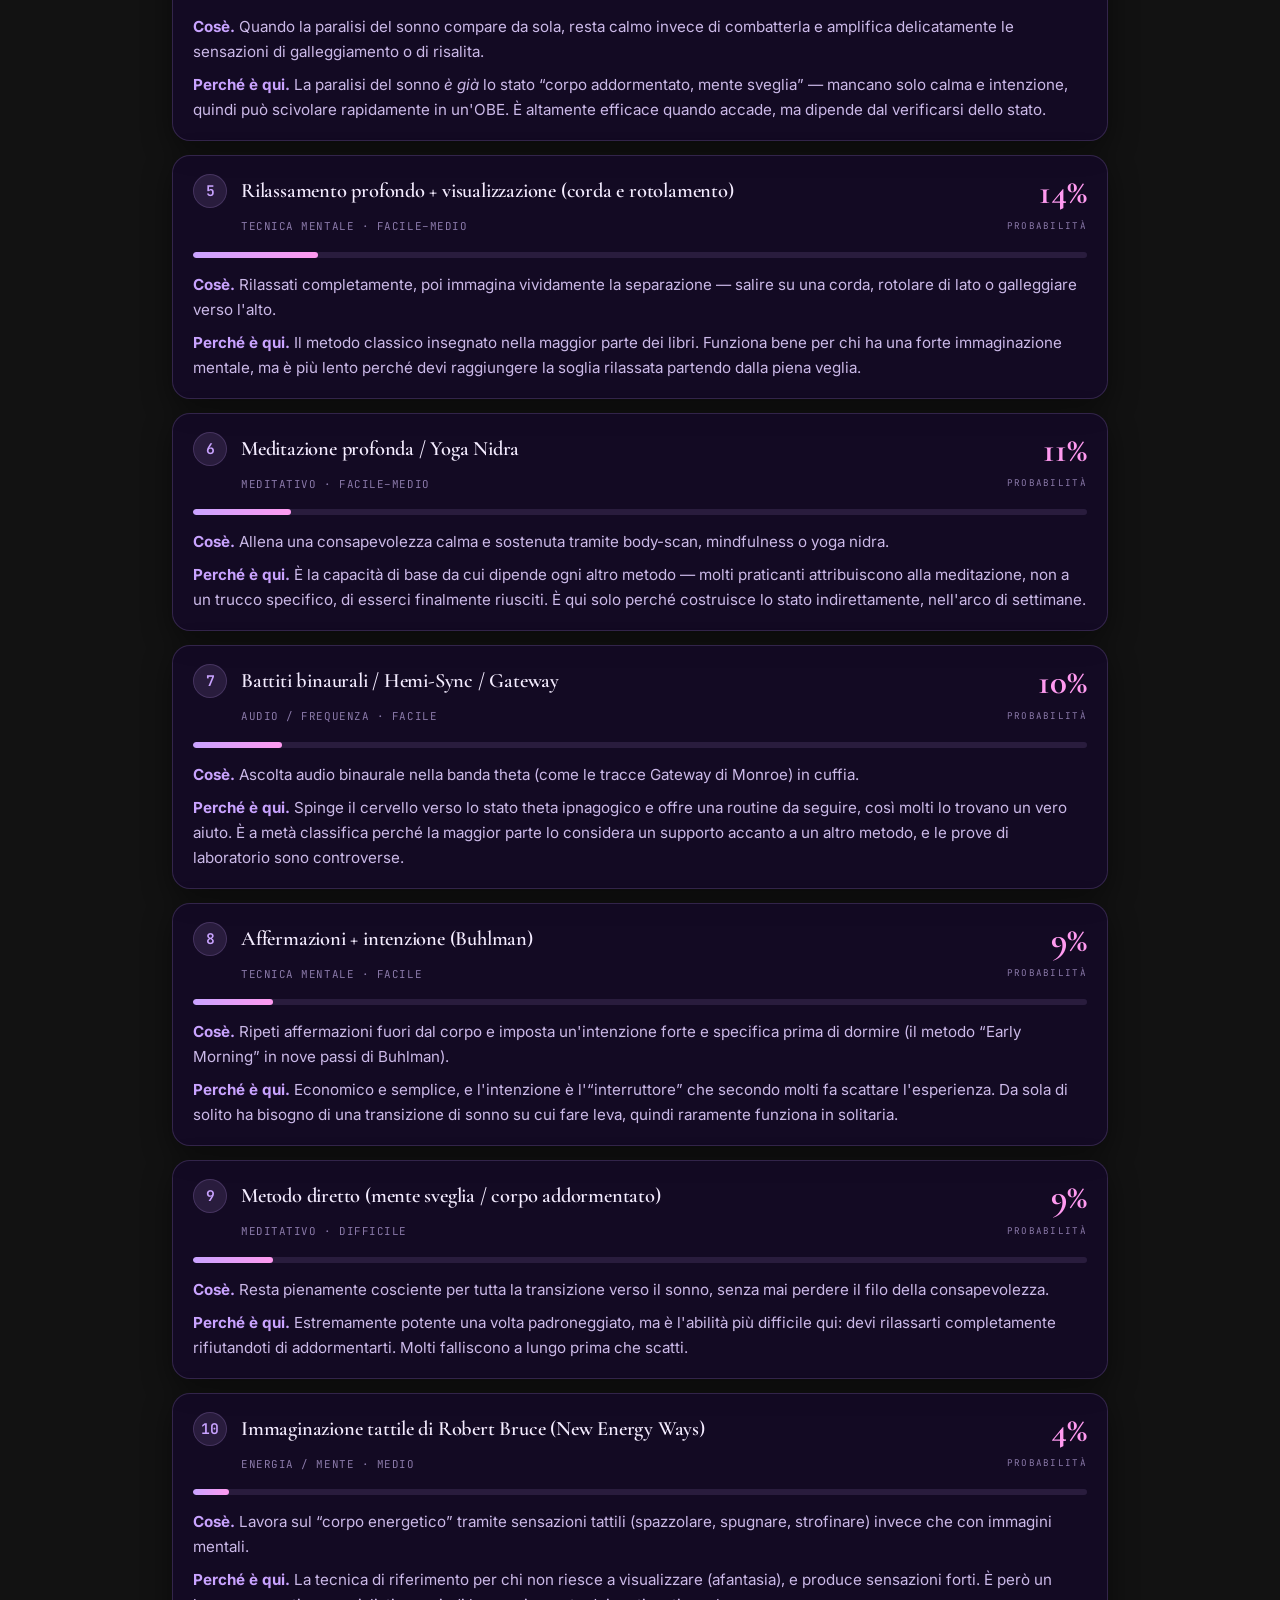
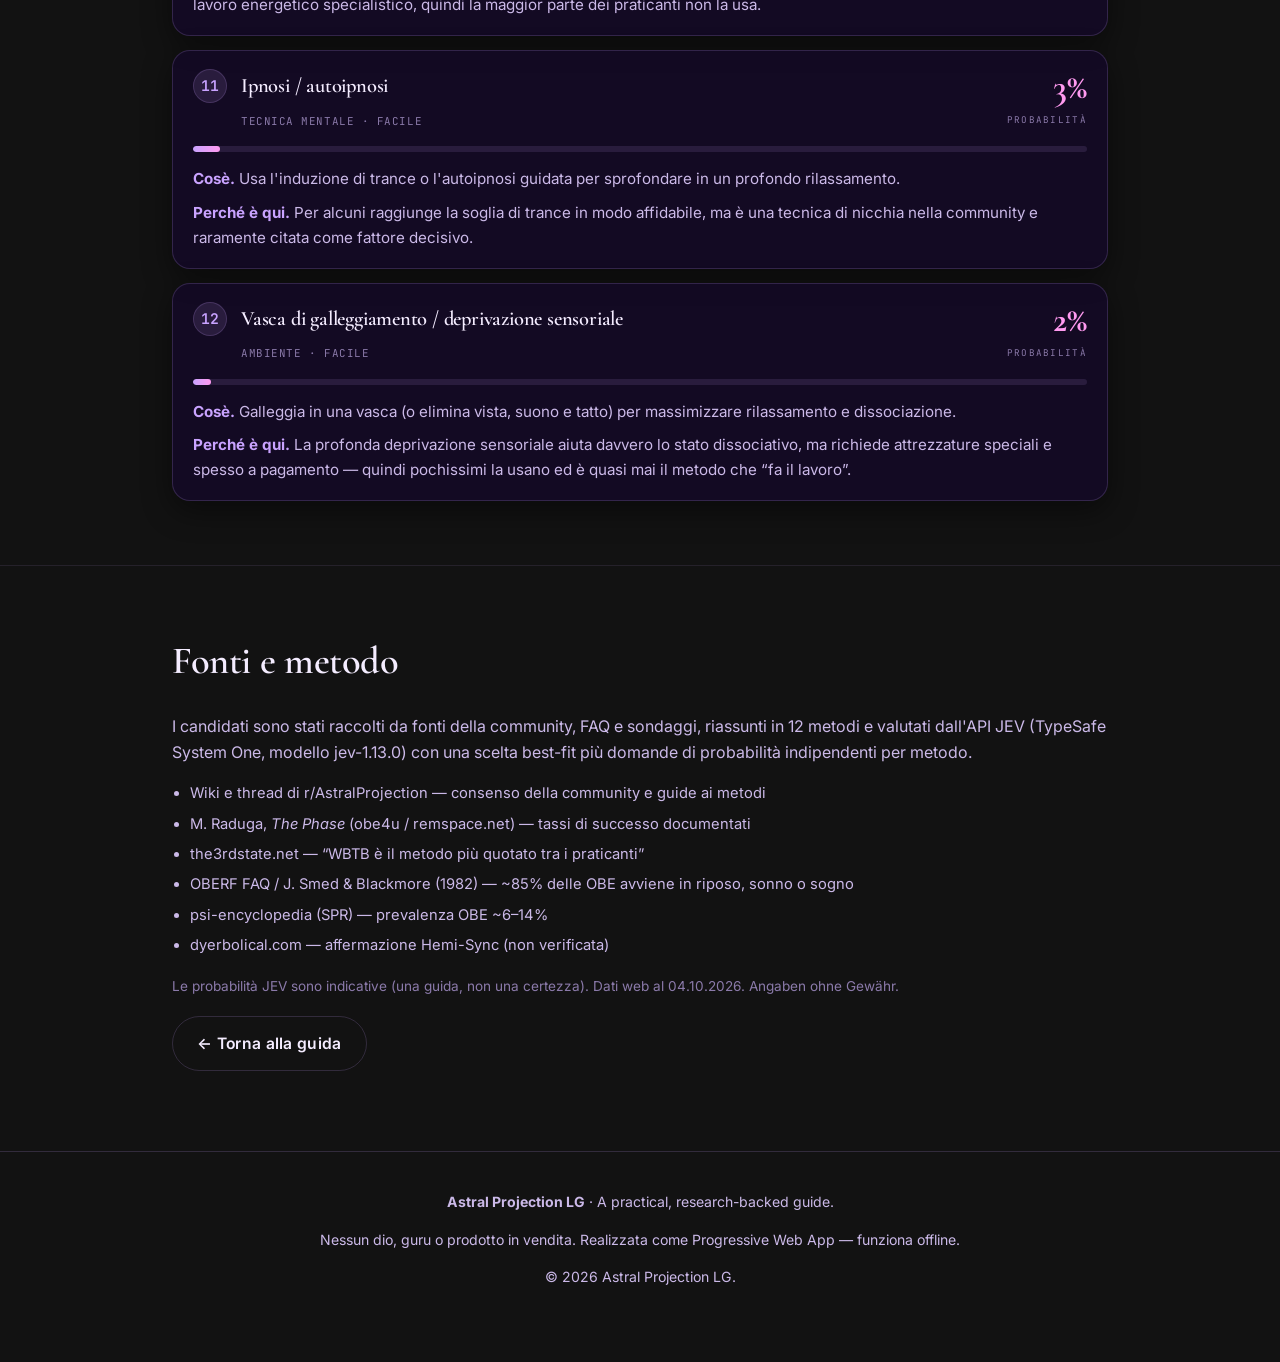
<file: methods-it.html>
<!doctype html>
<html lang="it">
<head>
  <meta charset="utf-8" />
  <meta name="viewport" content="width=device-width, initial-scale=1, viewport-fit=cover" />
  <title>Probabilità dei metodi — Astral Projection LG</title>
  <meta name="description" content="Quale metodo funziona davvero? 12 metodi di induzione ordinati per probabilità, in base a ciò che riportano i praticanti reali." />
  <meta name="theme-color" content="#7b2cbf" />
  <meta name="color-scheme" content="dark" />
  <link rel="icon" href="images/icon-192.png" type="image/png" sizes="192x192" />
  <link rel="apple-touch-icon" href="images/apple-touch-icon.png" />
  <link rel="mask-icon" href="images/icon-maskable.png" color="#7b2cbf" />
  <link rel="manifest" href="manifest.webmanifest" />
  <meta property="og:title" content="Astral Projection LG — Probabilità dei metodi" />
  <meta property="og:description" content="Quale metodo funziona davvero? 12 metodi di induzione ordinati per probabilità, in base a ciò che riportano i praticanti reali." />
  <meta property="og:image" content="images/whatsapp-300x200.png" />
  <meta property="og:type" content="website" />
  <link rel="preconnect" href="https://fonts.googleapis.com" />
  <link rel="preconnect" href="https://fonts.gstatic.com" crossorigin />
  <link rel="stylesheet" href="https://fonts.googleapis.com/css2?family=Cormorant+Garamond:wght@500;600;700&family=Inter:wght@400;500;600;700&family=JetBrains+Mono:wght@400;500&display=swap" />
  <link rel="stylesheet" href="styles.css" />
  <link rel="alternate" hreflang="en" href="./methods.html" />
  <link rel="alternate" hreflang="de" href="./methods-de.html" />
  <link rel="alternate" hreflang="it" href="./methods-it.html" />
  <link rel="alternate" hreflang="x-default" href="./methods.html" />
  <link rel="canonical" href="https://astral-projection-lg.loomyloo.app/methods-it.html" />
  <meta property="og:locale" content="it_IT" />
</head>
<body>

  <header class="nav" role="banner">
    <div class="wrap nav-inner">
      <a href="./it.html" class="brand" aria-label="Astral Projection LG home">
        <span class="brand-mark" aria-hidden="true"></span>
        <span class="brand-text">
          <span class="brand-name">Astral Projection</span>
          <span class="brand-tag">A Practical Guide · LG</span>
        </span>
      </a>
      <button class="menu-toggle" aria-label="Toggle navigation" aria-expanded="false" aria-controls="nav-dropdown">☰</button>
      <nav class="nav-links nav-links--inline" aria-label="Main">
        <a href="./it.html#what"><svg viewBox="0 0 24 24" width="14" height="14" fill="none" stroke="currentColor" stroke-width="2" stroke-linecap="round" stroke-linejoin="round" aria-hidden="true"><circle cx="12" cy="12" r="9"/><circle cx="12" cy="12" r="3"/></svg><span class="nl-text">Cos'è</span></a>
        <a href="./it.html#science"><svg viewBox="0 0 24 24" width="14" height="14" fill="none" stroke="currentColor" stroke-width="2" stroke-linecap="round" stroke-linejoin="round" aria-hidden="true"><path d="M12 2v4M12 18v4M4.93 4.93l2.83 2.83M16.24 16.24l2.83 2.83M2 12h4M18 12h4M4.93 19.07l2.83-2.83M16.24 7.76l2.83-2.83"/></svg><span class="nl-text">Scienza</span></a>
        <a href="./it.html#history"><svg viewBox="0 0 24 24" width="14" height="14" fill="none" stroke="currentColor" stroke-width="2" stroke-linecap="round" stroke-linejoin="round" aria-hidden="true"><path d="M3 12a9 9 0 1 0 3-6.7"/><polyline points="3 4 3 9 8 9"/></svg><span class="nl-text">Storia</span></a>
        <a href="./it.html#experiences"><svg viewBox="0 0 24 24" width="14" height="14" fill="none" stroke="currentColor" stroke-width="2" stroke-linecap="round" stroke-linejoin="round" aria-hidden="true"><path d="M12 3l1.9 4.4 4.6.4-3.5 3 1.1 4.5L12 12.9 7.9 15.3 9 10.8 5.5 7.8l4.6-.4L12 3z"/></svg><span class="nl-text">Esperienze</span></a>
        <a href="./it.html#guide"><svg viewBox="0 0 24 24" width="14" height="14" fill="none" stroke="currentColor" stroke-width="2" stroke-linecap="round" stroke-linejoin="round" aria-hidden="true"><path d="M12 19V5M5 12l7-7 7 7"/></svg><span class="nl-text">Come fare</span></a>
        <a href="./it.html#techniques"><svg viewBox="0 0 24 24" width="14" height="14" fill="none" stroke="currentColor" stroke-width="2" stroke-linecap="round" stroke-linejoin="round" aria-hidden="true"><circle cx="6" cy="6" r="2"/><circle cx="18" cy="6" r="2"/><circle cx="12" cy="12" r="2"/><circle cx="6" cy="18" r="2"/><circle cx="18" cy="18" r="2"/></svg><span class="nl-text">Tecniche</span></a>
        <a href="./methods-it.html#methods" class="active"><svg viewBox="0 0 24 24" width="14" height="14" fill="none" stroke="currentColor" stroke-width="2" stroke-linecap="round" stroke-linejoin="round" aria-hidden="true"><path d="M4 20V10M10 20V4M16 20v-7M2 20h20"/></svg><span class="nl-text">Metodi</span></a>
        <a href="./it.html#skeptics"><svg viewBox="0 0 24 24" width="14" height="14" fill="none" stroke="currentColor" stroke-width="2" stroke-linecap="round" stroke-linejoin="round" aria-hidden="true"><path d="M9.1 4.1a8 8 0 0 1 11.3 11.3M14.9 9.9a4 4 0 0 1-5.7 5.7M12 12h.01"/></svg><span class="nl-text">Scettici</span></a>
        <a href="./it.html#safety"><svg viewBox="0 0 24 24" width="14" height="14" fill="none" stroke="currentColor" stroke-width="2" stroke-linecap="round" stroke-linejoin="round" aria-hidden="true"><path d="M12 2l8 4v6c0 5.5-3.8 10.7-8 12-4.2-1.3-8-6.5-8-12V6l8-4z"/></svg><span class="nl-text">Sicurezza</span></a>
        <a href="./it.html#faq"><svg viewBox="0 0 24 24" width="14" height="14" fill="none" stroke="currentColor" stroke-width="2" stroke-linecap="round" stroke-linejoin="round" aria-hidden="true"><circle cx="12" cy="12" r="9"/><path d="M9.1 9.1a3 3 0 0 1 5.8 1c0 2-3 2-3 4M12 17h.01"/></svg><span class="nl-text">FAQ</span></a>
        <a href="./it.html#sources"><svg viewBox="0 0 24 24" width="14" height="14" fill="none" stroke="currentColor" stroke-width="2" stroke-linecap="round" stroke-linejoin="round" aria-hidden="true"><path d="M4 4h12a4 4 0 0 1 4 4v12a4 4 0 0 1-4 4H4z"/><path d="M4 4v16M9 9h6M9 13h6M9 17h4"/></svg><span class="nl-text">Fonti</span></a>
        <span class="lang-switch" role="group" aria-label="Lingua">
          <a href="./methods.html" hreflang="en">EN</a><a href="./methods-de.html" hreflang="de">DE</a><a href="./methods-it.html" class="active" hreflang="it">IT</a>
        </span>
      </nav>
    </div>
  </header>

  <nav class="nav-links nav-links--dropdown" id="nav-dropdown" aria-label="Mobile navigation">
    <a href="./it.html#what"><svg viewBox="0 0 24 24" width="14" height="14" fill="none" stroke="currentColor" stroke-width="2" stroke-linecap="round" stroke-linejoin="round" aria-hidden="true"><circle cx="12" cy="12" r="9"/><circle cx="12" cy="12" r="3"/></svg><span class="nl-text">Cos'è</span></a>
        <a href="./it.html#science"><svg viewBox="0 0 24 24" width="14" height="14" fill="none" stroke="currentColor" stroke-width="2" stroke-linecap="round" stroke-linejoin="round" aria-hidden="true"><path d="M12 2v4M12 18v4M4.93 4.93l2.83 2.83M16.24 16.24l2.83 2.83M2 12h4M18 12h4M4.93 19.07l2.83-2.83M16.24 7.76l2.83-2.83"/></svg><span class="nl-text">Scienza</span></a>
        <a href="./it.html#history"><svg viewBox="0 0 24 24" width="14" height="14" fill="none" stroke="currentColor" stroke-width="2" stroke-linecap="round" stroke-linejoin="round" aria-hidden="true"><path d="M3 12a9 9 0 1 0 3-6.7"/><polyline points="3 4 3 9 8 9"/></svg><span class="nl-text">Storia</span></a>
        <a href="./it.html#experiences"><svg viewBox="0 0 24 24" width="14" height="14" fill="none" stroke="currentColor" stroke-width="2" stroke-linecap="round" stroke-linejoin="round" aria-hidden="true"><path d="M12 3l1.9 4.4 4.6.4-3.5 3 1.1 4.5L12 12.9 7.9 15.3 9 10.8 5.5 7.8l4.6-.4L12 3z"/></svg><span class="nl-text">Esperienze</span></a>
        <a href="./it.html#guide"><svg viewBox="0 0 24 24" width="14" height="14" fill="none" stroke="currentColor" stroke-width="2" stroke-linecap="round" stroke-linejoin="round" aria-hidden="true"><path d="M12 19V5M5 12l7-7 7 7"/></svg><span class="nl-text">Come fare</span></a>
        <a href="./it.html#techniques"><svg viewBox="0 0 24 24" width="14" height="14" fill="none" stroke="currentColor" stroke-width="2" stroke-linecap="round" stroke-linejoin="round" aria-hidden="true"><circle cx="6" cy="6" r="2"/><circle cx="18" cy="6" r="2"/><circle cx="12" cy="12" r="2"/><circle cx="6" cy="18" r="2"/><circle cx="18" cy="18" r="2"/></svg><span class="nl-text">Tecniche</span></a>
        <a href="./methods-it.html#methods" class="active"><svg viewBox="0 0 24 24" width="14" height="14" fill="none" stroke="currentColor" stroke-width="2" stroke-linecap="round" stroke-linejoin="round" aria-hidden="true"><path d="M4 20V10M10 20V4M16 20v-7M2 20h20"/></svg><span class="nl-text">Metodi</span></a>
        <a href="./it.html#skeptics"><svg viewBox="0 0 24 24" width="14" height="14" fill="none" stroke="currentColor" stroke-width="2" stroke-linecap="round" stroke-linejoin="round" aria-hidden="true"><path d="M9.1 4.1a8 8 0 0 1 11.3 11.3M14.9 9.9a4 4 0 0 1-5.7 5.7M12 12h.01"/></svg><span class="nl-text">Scettici</span></a>
        <a href="./it.html#safety"><svg viewBox="0 0 24 24" width="14" height="14" fill="none" stroke="currentColor" stroke-width="2" stroke-linecap="round" stroke-linejoin="round" aria-hidden="true"><path d="M12 2l8 4v6c0 5.5-3.8 10.7-8 12-4.2-1.3-8-6.5-8-12V6l8-4z"/></svg><span class="nl-text">Sicurezza</span></a>
        <a href="./it.html#faq"><svg viewBox="0 0 24 24" width="14" height="14" fill="none" stroke="currentColor" stroke-width="2" stroke-linecap="round" stroke-linejoin="round" aria-hidden="true"><circle cx="12" cy="12" r="9"/><path d="M9.1 9.1a3 3 0 0 1 5.8 1c0 2-3 2-3 4M12 17h.01"/></svg><span class="nl-text">FAQ</span></a>
        <a href="./it.html#sources"><svg viewBox="0 0 24 24" width="14" height="14" fill="none" stroke="currentColor" stroke-width="2" stroke-linecap="round" stroke-linejoin="round" aria-hidden="true"><path d="M4 4h12a4 4 0 0 1 4 4v12a4 4 0 0 1-4 4H4z"/><path d="M4 4v16M9 9h6M9 13h6M9 17h4"/></svg><span class="nl-text">Fonti</span></a>
    <span class="lang-switch" role="group" aria-label="Lingua">
      <a href="./methods.html" hreflang="en">EN</a><a href="./methods-de.html" hreflang="de">DE</a><a href="./methods-it.html" class="active" hreflang="it">IT</a>
    </span>
  </nav>

  <section class="mth-hero" id="top">
    <div class="wrap">
      <span class="eyebrow">Probabilità dei metodi</span>
      <h1>Quale metodo funziona davvero?</h1>
      <p class="lead">Ordinati in base a ciò che la maggioranza di chi ha avuto un'esperienza fuori dal corpo riporta come più efficace — valutati dal motore di probabilità JEV su 12 metodi reali.</p>
      <div class="mth-note"><strong>Come leggere la percentuale.</strong> Il numero è una <strong>probabilità indicativa</strong>, non una garanzia: è la probabilità che un metodo sia quello citato più spesso come il più efficace dai praticanti reali — in base a report della community, sondaggi e tassi di successo documentati. I metodi si sovrappongono e quasi tutti condividono uno stato centrale: <strong>mente sveglia, corpo addormentato</strong>.</div>
    </div>
  </section>

  <section id="methods">
    <div class="wrap">
      <h2>Ordinati per probabilità</h2>
      <div class="mth-list">
        <article class="mth-card is-top">
          <div class="mth-head">
            <span class="mth-rank">1</span>
            <div class="mth-titles">
              <h3 class="mth-name">Wake-Back-to-Bed (WBTB)</h3>
              <span class="mth-tags">Basato sul sonno · Facile–medio</span>
            </div>
            <div class="mth-score">
              <span class="mth-pct">57%</span>
              <span class="mth-pct-label">probabilità</span>
            </div>
          </div>
          <div class="mth-bar"><span class="mth-bar-fill" style="width:57%"></span></div>
          <p class="mth-what"><strong>Cosè.</strong> Dormi circa 4–7 ore, svegliati per 10–20 minuti, poi torna a letto con la sola intenzione di restare consapevole mentre ti riaddormenti.</p>
          <p class="mth-why"><strong>Perché è qui.</strong> Dopo un sonno parziale il corpo è profondamente rilassato mentre la mente è ancora vicina al sogno — la pressione REM è alta, quindi la soglia “mente sveglia, corpo addormentato” è la più facile da mantenere. È il motore sotto quasi tutti gli altri metodi: per questo è primo.</p>
        </article>
        <article class="mth-card">
          <div class="mth-head">
            <span class="mth-rank">2</span>
            <div class="mth-titles">
              <h3 class="mth-name">Metodo indiretto · “The Phase” (Raduga)</h3>
              <span class="mth-tags">Basato sul sonno · Facile</span>
            </div>
            <div class="mth-score">
              <span class="mth-pct">18%</span>
              <span class="mth-pct-label">probabilità</span>
            </div>
          </div>
          <div class="mth-bar"><span class="mth-bar-fill" style="width:18%"></span></div>
          <p class="mth-what"><strong>Cosè.</strong> Al risveglio non muoverti. Esegui subito brevi tentativi di “separazione” — immagina di muovere una mano, rotolare fuori, alzarti — in cicli di circa un minuto mentre torni verso il sonno.</p>
          <p class="mth-why"><strong>Perché è qui.</strong> Coglie esattamente il momento in cui sei già nello stato giusto invece di costruirlo da zero. I dati didattici di Raduga riportano circa il 50% di successo entro 1–3 giorni e l'80% entro 2–7 giorni — la via d'accesso più rapida documentata, e la scelta migliore per i principianti.</p>
        </article>
        <article class="mth-card">
          <div class="mth-head">
            <span class="mth-rank">3</span>
            <div class="mth-titles">
              <h3 class="mth-name">Conversione da sogno lucido (WILD)</h3>
              <span class="mth-tags">Basato sul sogno · Medio</span>
            </div>
            <div class="mth-score">
              <span class="mth-pct">15%</span>
              <span class="mth-pct-label">probabilità</span>
            </div>
          </div>
          <div class="mth-bar"><span class="mth-bar-fill" style="width:15%"></span></div>
          <p class="mth-what"><strong>Cosè.</strong> Diventa consapevole dentro un sogno normale, poi “esci” dal corpo onirico — ruota, lasciati cadere all'indietro attraverso il pavimento o vola su attraverso il soffitto con l'intenzione di proiettarti.</p>
          <p class="mth-why"><strong>Perché è qui.</strong> Se già sogni lucidamente sei già in un modello corporeo dissociato, quindi passare a uno stato fuori dal corpo è un piccolo passo, non uno grande. I praticanti lo chiamano la via più facile una volta instaurato il sogno lucido.</p>
        </article>
        <article class="mth-card">
          <div class="mth-head">
            <span class="mth-rank">4</span>
            <div class="mth-titles">
              <h3 class="mth-name">Transizione da paralisi del sonno</h3>
              <span class="mth-tags">Basato sul sonno · Medio</span>
            </div>
            <div class="mth-score">
              <span class="mth-pct">15%</span>
              <span class="mth-pct-label">probabilità</span>
            </div>
          </div>
          <div class="mth-bar"><span class="mth-bar-fill" style="width:15%"></span></div>
          <p class="mth-what"><strong>Cosè.</strong> Quando la paralisi del sonno compare da sola, resta calmo invece di combatterla e amplifica delicatamente le sensazioni di galleggiamento o di risalita.</p>
          <p class="mth-why"><strong>Perché è qui.</strong> La paralisi del sonno <em>è già</em> lo stato “corpo addormentato, mente sveglia” — mancano solo calma e intenzione, quindi può scivolare rapidamente in un'OBE. È altamente efficace quando accade, ma dipende dal verificarsi dello stato.</p>
        </article>
        <article class="mth-card">
          <div class="mth-head">
            <span class="mth-rank">5</span>
            <div class="mth-titles">
              <h3 class="mth-name">Rilassamento profondo + visualizzazione (corda e rotolamento)</h3>
              <span class="mth-tags">Tecnica mentale · Facile–medio</span>
            </div>
            <div class="mth-score">
              <span class="mth-pct">14%</span>
              <span class="mth-pct-label">probabilità</span>
            </div>
          </div>
          <div class="mth-bar"><span class="mth-bar-fill" style="width:14%"></span></div>
          <p class="mth-what"><strong>Cosè.</strong> Rilassati completamente, poi immagina vividamente la separazione — salire su una corda, rotolare di lato o galleggiare verso l'alto.</p>
          <p class="mth-why"><strong>Perché è qui.</strong> Il metodo classico insegnato nella maggior parte dei libri. Funziona bene per chi ha una forte immaginazione mentale, ma è più lento perché devi raggiungere la soglia rilassata partendo dalla piena veglia.</p>
        </article>
        <article class="mth-card">
          <div class="mth-head">
            <span class="mth-rank">6</span>
            <div class="mth-titles">
              <h3 class="mth-name">Meditazione profonda / Yoga Nidra</h3>
              <span class="mth-tags">Meditativo · Facile–medio</span>
            </div>
            <div class="mth-score">
              <span class="mth-pct">11%</span>
              <span class="mth-pct-label">probabilità</span>
            </div>
          </div>
          <div class="mth-bar"><span class="mth-bar-fill" style="width:11%"></span></div>
          <p class="mth-what"><strong>Cosè.</strong> Allena una consapevolezza calma e sostenuta tramite body-scan, mindfulness o yoga nidra.</p>
          <p class="mth-why"><strong>Perché è qui.</strong> È la capacità di base da cui dipende ogni altro metodo — molti praticanti attribuiscono alla meditazione, non a un trucco specifico, di esserci finalmente riusciti. È qui solo perché costruisce lo stato indirettamente, nell'arco di settimane.</p>
        </article>
        <article class="mth-card">
          <div class="mth-head">
            <span class="mth-rank">7</span>
            <div class="mth-titles">
              <h3 class="mth-name">Battiti binaurali / Hemi-Sync / Gateway</h3>
              <span class="mth-tags">Audio / frequenza · Facile</span>
            </div>
            <div class="mth-score">
              <span class="mth-pct">10%</span>
              <span class="mth-pct-label">probabilità</span>
            </div>
          </div>
          <div class="mth-bar"><span class="mth-bar-fill" style="width:10%"></span></div>
          <p class="mth-what"><strong>Cosè.</strong> Ascolta audio binaurale nella banda theta (come le tracce Gateway di Monroe) in cuffia.</p>
          <p class="mth-why"><strong>Perché è qui.</strong> Spinge il cervello verso lo stato theta ipnagogico e offre una routine da seguire, così molti lo trovano un vero aiuto. È a metà classifica perché la maggior parte lo considera un supporto accanto a un altro metodo, e le prove di laboratorio sono controverse.</p>
        </article>
        <article class="mth-card">
          <div class="mth-head">
            <span class="mth-rank">8</span>
            <div class="mth-titles">
              <h3 class="mth-name">Affermazioni + intenzione (Buhlman)</h3>
              <span class="mth-tags">Tecnica mentale · Facile</span>
            </div>
            <div class="mth-score">
              <span class="mth-pct">9%</span>
              <span class="mth-pct-label">probabilità</span>
            </div>
          </div>
          <div class="mth-bar"><span class="mth-bar-fill" style="width:9%"></span></div>
          <p class="mth-what"><strong>Cosè.</strong> Ripeti affermazioni fuori dal corpo e imposta un'intenzione forte e specifica prima di dormire (il metodo “Early Morning” in nove passi di Buhlman).</p>
          <p class="mth-why"><strong>Perché è qui.</strong> Economico e semplice, e l'intenzione è l'“interruttore” che secondo molti fa scattare l'esperienza. Da sola di solito ha bisogno di una transizione di sonno su cui fare leva, quindi raramente funziona in solitaria.</p>
        </article>
        <article class="mth-card">
          <div class="mth-head">
            <span class="mth-rank">9</span>
            <div class="mth-titles">
              <h3 class="mth-name">Metodo diretto (mente sveglia / corpo addormentato)</h3>
              <span class="mth-tags">Meditativo · Difficile</span>
            </div>
            <div class="mth-score">
              <span class="mth-pct">9%</span>
              <span class="mth-pct-label">probabilità</span>
            </div>
          </div>
          <div class="mth-bar"><span class="mth-bar-fill" style="width:9%"></span></div>
          <p class="mth-what"><strong>Cosè.</strong> Resta pienamente cosciente per tutta la transizione verso il sonno, senza mai perdere il filo della consapevolezza.</p>
          <p class="mth-why"><strong>Perché è qui.</strong> Estremamente potente una volta padroneggiato, ma è l'abilità più difficile qui: devi rilassarti completamente rifiutandoti di addormentarti. Molti falliscono a lungo prima che scatti.</p>
        </article>
        <article class="mth-card">
          <div class="mth-head">
            <span class="mth-rank">10</span>
            <div class="mth-titles">
              <h3 class="mth-name">Immaginazione tattile di Robert Bruce (New Energy Ways)</h3>
              <span class="mth-tags">Energia / mente · Medio</span>
            </div>
            <div class="mth-score">
              <span class="mth-pct">4%</span>
              <span class="mth-pct-label">probabilità</span>
            </div>
          </div>
          <div class="mth-bar"><span class="mth-bar-fill" style="width:4%"></span></div>
          <p class="mth-what"><strong>Cosè.</strong> Lavora sul “corpo energetico” tramite sensazioni tattili (spazzolare, spugnare, strofinare) invece che con immagini mentali.</p>
          <p class="mth-why"><strong>Perché è qui.</strong> La tecnica di riferimento per chi non riesce a visualizzare (afantasia), e produce sensazioni forti. È però un lavoro energetico specialistico, quindi la maggior parte dei praticanti non la usa.</p>
        </article>
        <article class="mth-card">
          <div class="mth-head">
            <span class="mth-rank">11</span>
            <div class="mth-titles">
              <h3 class="mth-name">Ipnosi / autoipnosi</h3>
              <span class="mth-tags">Tecnica mentale · Facile</span>
            </div>
            <div class="mth-score">
              <span class="mth-pct">3%</span>
              <span class="mth-pct-label">probabilità</span>
            </div>
          </div>
          <div class="mth-bar"><span class="mth-bar-fill" style="width:3%"></span></div>
          <p class="mth-what"><strong>Cosè.</strong> Usa l'induzione di trance o l'autoipnosi guidata per sprofondare in un profondo rilassamento.</p>
          <p class="mth-why"><strong>Perché è qui.</strong> Per alcuni raggiunge la soglia di trance in modo affidabile, ma è una tecnica di nicchia nella community e raramente citata come fattore decisivo.</p>
        </article>
        <article class="mth-card">
          <div class="mth-head">
            <span class="mth-rank">12</span>
            <div class="mth-titles">
              <h3 class="mth-name">Vasca di galleggiamento / deprivazione sensoriale</h3>
              <span class="mth-tags">Ambiente · Facile</span>
            </div>
            <div class="mth-score">
              <span class="mth-pct">2%</span>
              <span class="mth-pct-label">probabilità</span>
            </div>
          </div>
          <div class="mth-bar"><span class="mth-bar-fill" style="width:2%"></span></div>
          <p class="mth-what"><strong>Cosè.</strong> Galleggia in una vasca (o elimina vista, suono e tatto) per massimizzare rilassamento e dissociazione.</p>
          <p class="mth-why"><strong>Perché è qui.</strong> La profonda deprivazione sensoriale aiuta davvero lo stato dissociativo, ma richiede attrezzature speciali e spesso a pagamento — quindi pochissimi la usano ed è quasi mai il metodo che “fa il lavoro”.</p>
        </article>
      </div>
    </div>
  </section>

  <section id="sources">
    <div class="wrap">
      <h2>Fonti e metodo</h2>
      <p>I candidati sono stati raccolti da fonti della community, FAQ e sondaggi, riassunti in 12 metodi e valutati dall'API JEV (TypeSafe System One, modello jev-1.13.0) con una scelta best-fit più domande di probabilità indipendenti per metodo.</p>
      <ul class="mth-src-list">
          <li>Wiki e thread di r/AstralProjection — consenso della community e guide ai metodi</li>
          <li>M. Raduga, <em>The Phase</em> (obe4u / remspace.net) — tassi di successo documentati</li>
          <li>the3rdstate.net — “WBTB è il metodo più quotato tra i praticanti”</li>
          <li>OBERF FAQ / J. Smed &amp; Blackmore (1982) — ~85% delle OBE avviene in riposo, sonno o sogno</li>
          <li>psi-encyclopedia (SPR) — prevalenza OBE ~6–14%</li>
          <li>dyerbolical.com — affermazione Hemi-Sync (non verificata)</li>
      </ul>
      <p class="mth-disclaimer">Le probabilità JEV sono indicative (una guida, non una certezza). Dati web al 04.10.2026. Angaben ohne Gewähr.</p>
      <p style="margin-top:18px;"><a class="btn btn-ghost" href="./it.html">← Torna alla guida</a></p>
    </div>
  </section>

  <button class="to-top" id="to-top" type="button" aria-label="Back to top" title="Back to top">
    <svg viewBox="0 0 24 24" width="22" height="22" fill="none" stroke="currentColor" stroke-width="2.5" stroke-linecap="round" stroke-linejoin="round" aria-hidden="true"><path d="M12 19V5"/><polyline points="5 12 12 5 19 12"/></svg>
  </button>

  <footer>
    <p><strong>Astral Projection LG</strong> · A practical, research-backed guide.</p>
    <p>Nessun dio, guru o prodotto in vendita. Realizzata come Progressive Web App — funziona offline.</p>
    <p style="margin-top:14px;">© <span id="yr"></span> Astral Projection LG.</p>
  </footer>

  <script>document.getElementById('yr').textContent = new Date().getFullYear();</script>
  <script src="app.js"></script>
</body>
</html>
</file>
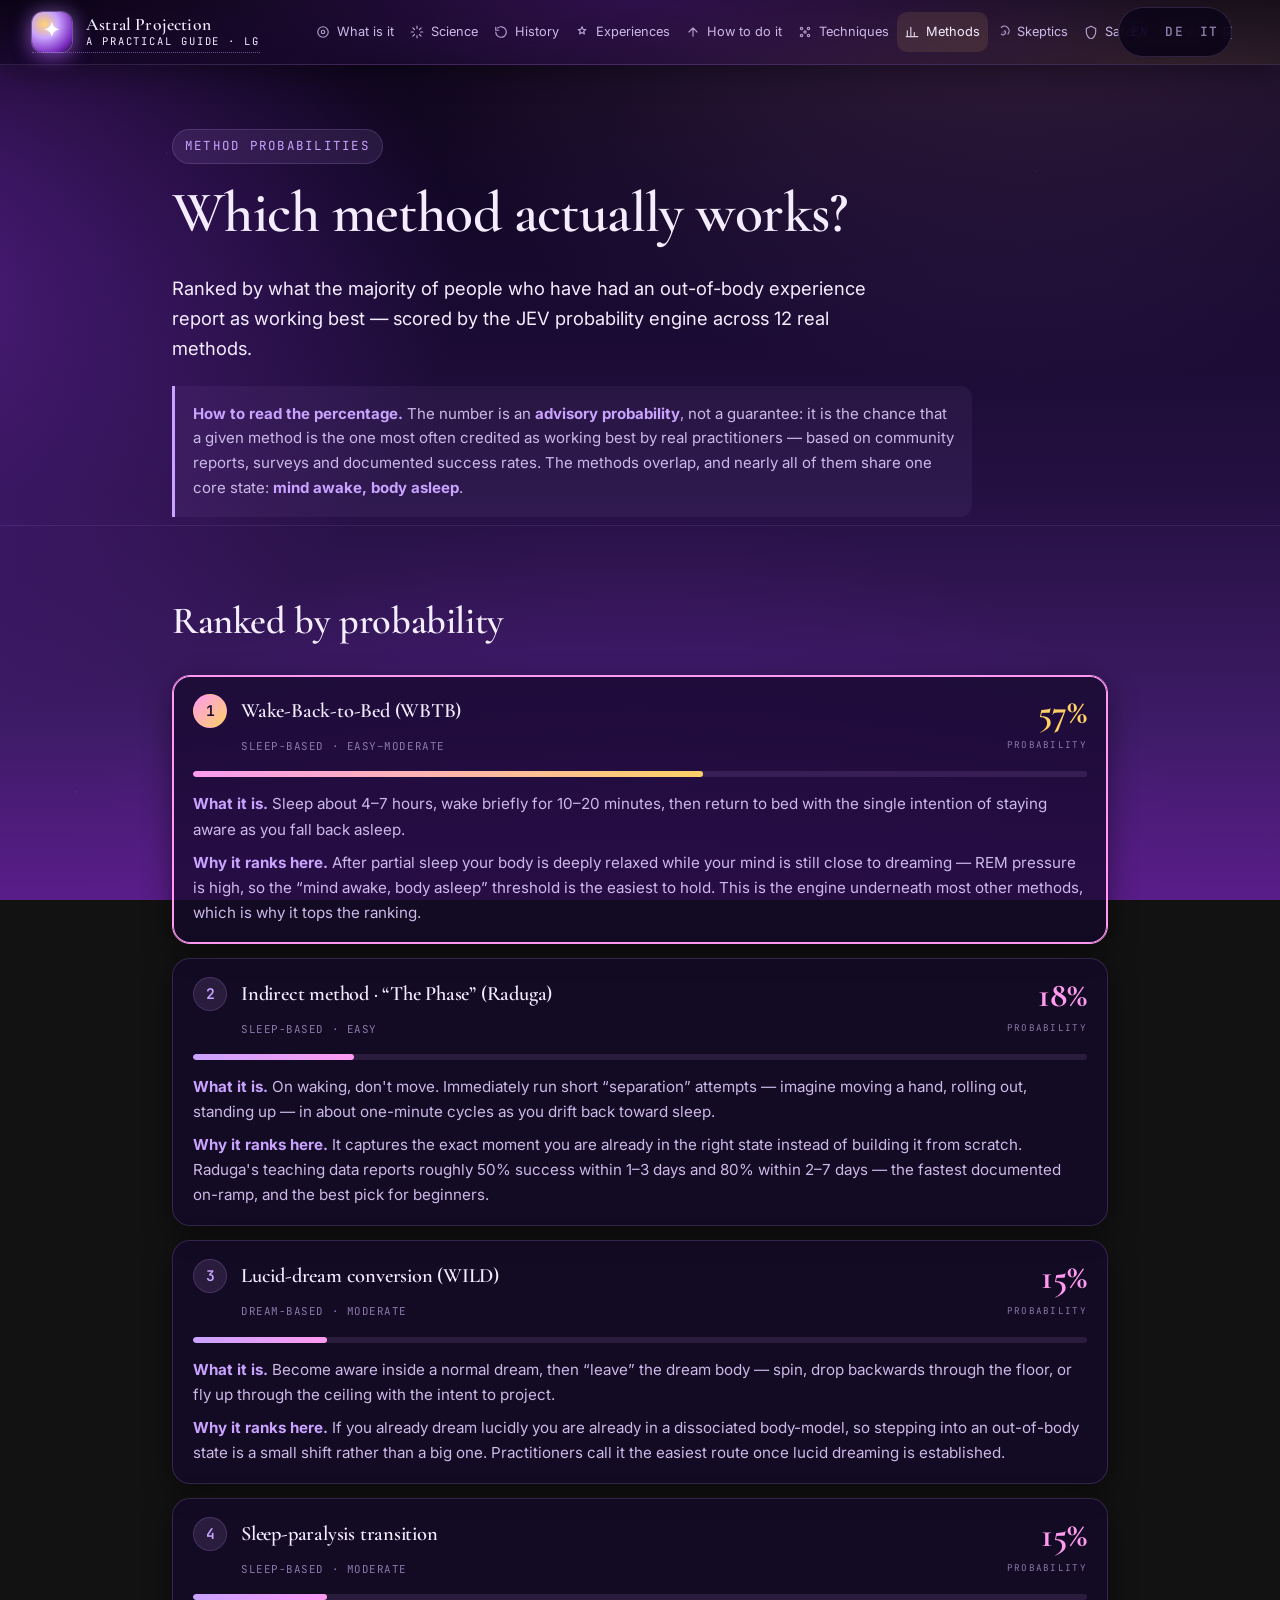
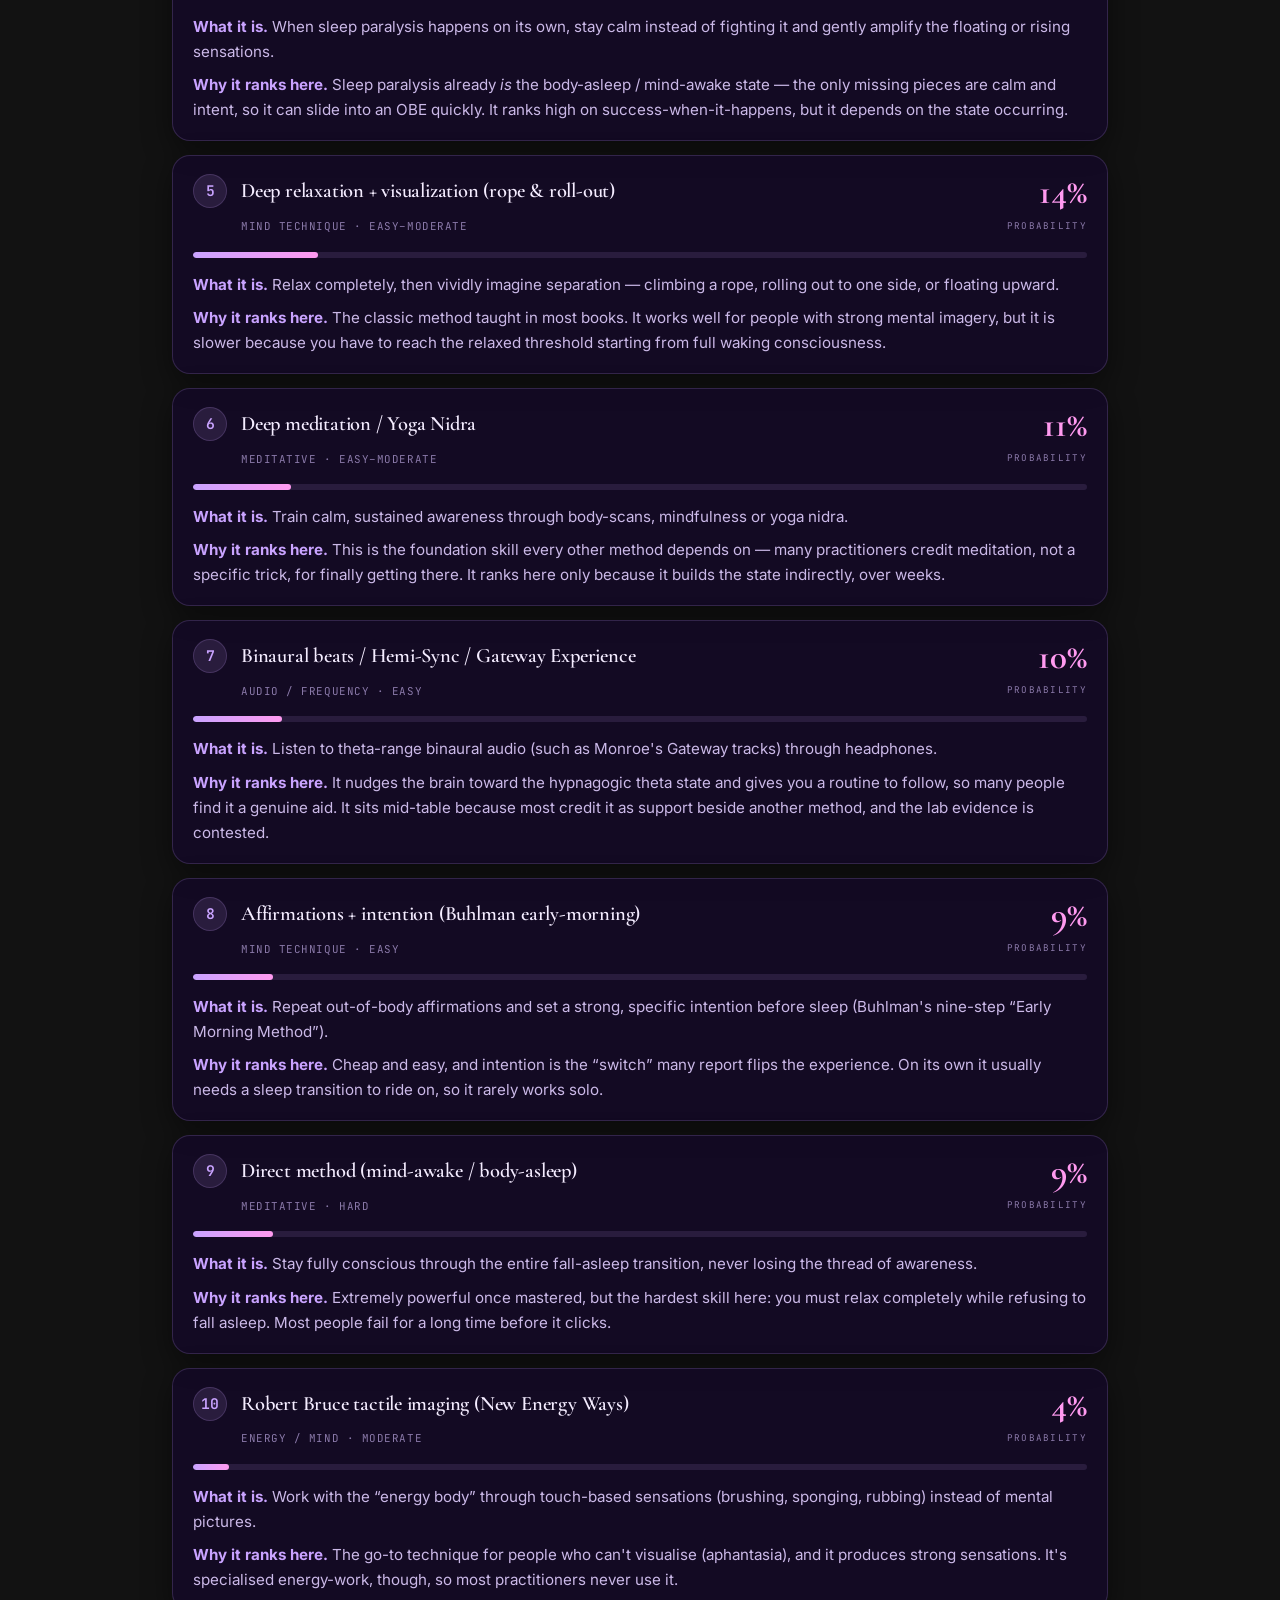
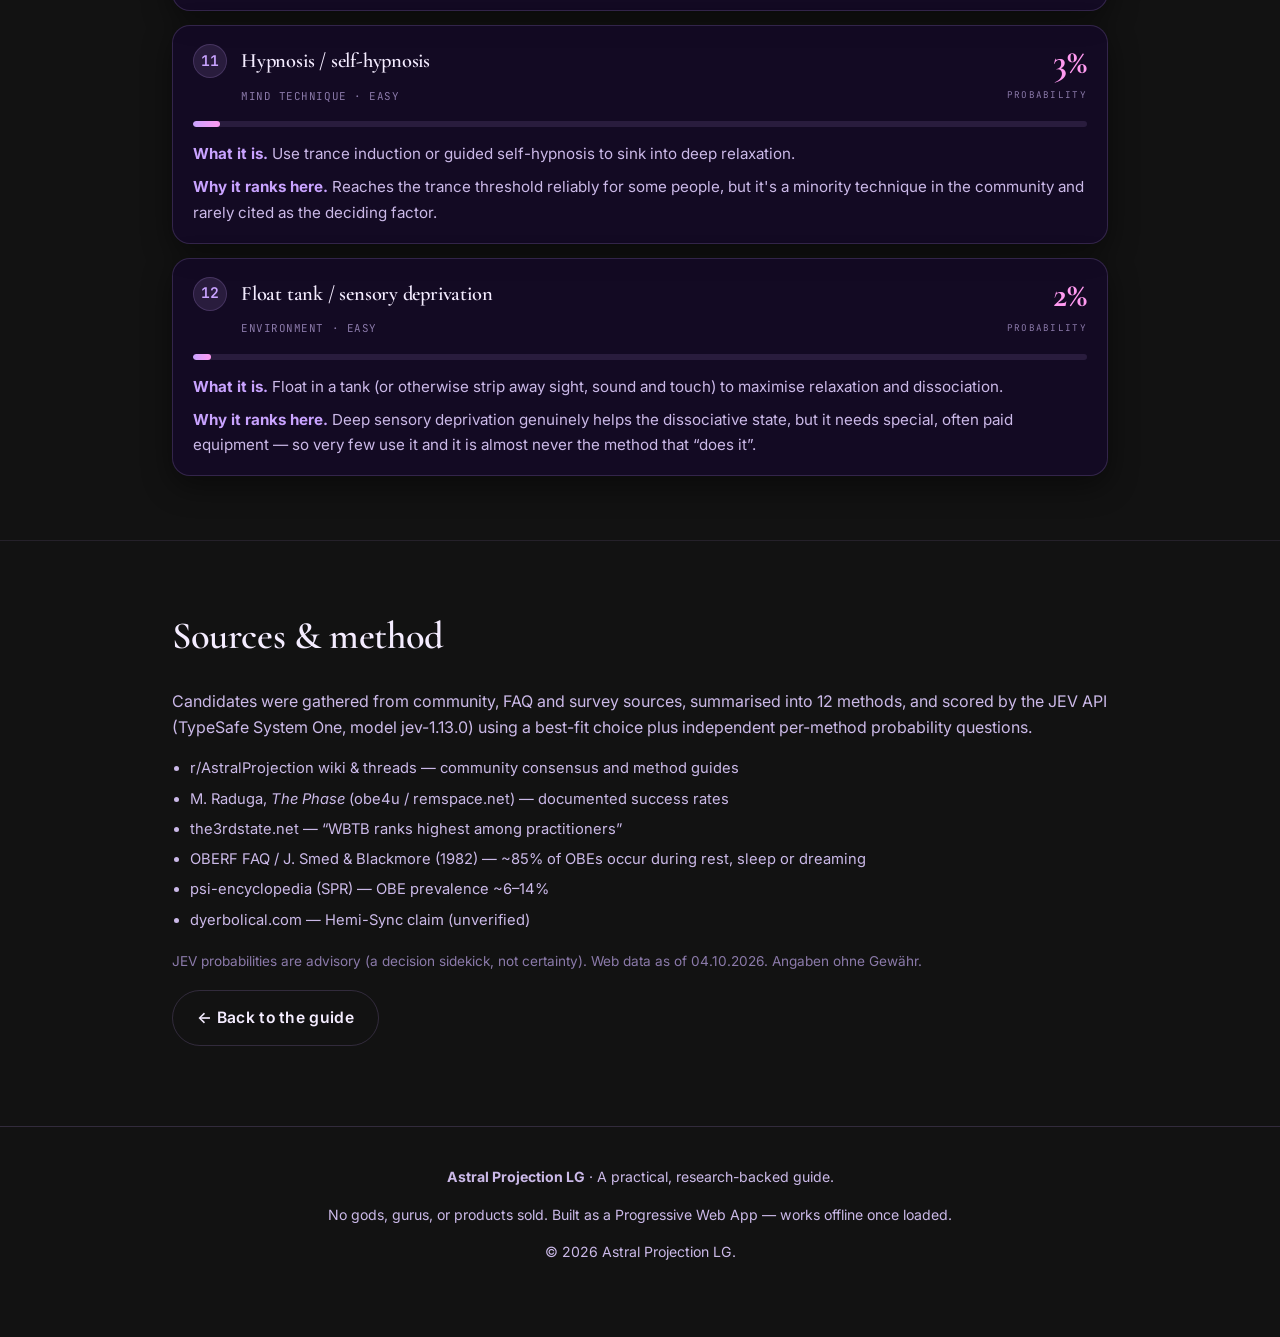
<file: methods.html>
<!doctype html>
<html lang="en">
<head>
  <meta charset="utf-8" />
  <meta name="viewport" content="width=device-width, initial-scale=1, viewport-fit=cover" />
  <title>Method Probabilities — Astral Projection LG</title>
  <meta name="description" content="Which out-of-body method actually works? 12 induction methods ranked by probability, based on what real practitioners report." />
  <meta name="theme-color" content="#7b2cbf" />
  <meta name="color-scheme" content="dark" />
  <link rel="icon" href="images/icon-192.png" type="image/png" sizes="192x192" />
  <link rel="apple-touch-icon" href="images/apple-touch-icon.png" />
  <link rel="mask-icon" href="images/icon-maskable.png" color="#7b2cbf" />
  <link rel="manifest" href="manifest.webmanifest" />
  <meta property="og:title" content="Astral Projection LG — Method Probabilities" />
  <meta property="og:description" content="Which out-of-body method actually works? 12 induction methods ranked by probability, based on what real practitioners report." />
  <meta property="og:image" content="images/whatsapp-300x200.png" />
  <meta property="og:type" content="website" />
  <link rel="preconnect" href="https://fonts.googleapis.com" />
  <link rel="preconnect" href="https://fonts.gstatic.com" crossorigin />
  <link rel="stylesheet" href="https://fonts.googleapis.com/css2?family=Cormorant+Garamond:wght@500;600;700&family=Inter:wght@400;500;600;700&family=JetBrains+Mono:wght@400;500&display=swap" />
  <link rel="stylesheet" href="styles.css" />
  <link rel="alternate" hreflang="en" href="./methods.html" />
  <link rel="alternate" hreflang="de" href="./methods-de.html" />
  <link rel="alternate" hreflang="it" href="./methods-it.html" />
  <link rel="alternate" hreflang="x-default" href="./methods.html" />
  <link rel="canonical" href="https://astral-projection-lg.loomyloo.app/methods.html" />
  <meta property="og:locale" content="en_US" />
</head>
<body>

  <header class="nav" role="banner">
    <div class="wrap nav-inner">
      <a href="./index.html" class="brand" aria-label="Astral Projection LG home">
        <span class="brand-mark" aria-hidden="true"></span>
        <span class="brand-text">
          <span class="brand-name">Astral Projection</span>
          <span class="brand-tag">A Practical Guide · LG</span>
        </span>
      </a>
      <button class="menu-toggle" aria-label="Toggle navigation" aria-expanded="false" aria-controls="nav-dropdown">☰</button>
      <nav class="nav-links nav-links--inline" aria-label="Main">
        <a href="./index.html#what"><svg viewBox="0 0 24 24" width="14" height="14" fill="none" stroke="currentColor" stroke-width="2" stroke-linecap="round" stroke-linejoin="round" aria-hidden="true"><circle cx="12" cy="12" r="9"/><circle cx="12" cy="12" r="3"/></svg><span class="nl-text">What is it</span></a>
        <a href="./index.html#science"><svg viewBox="0 0 24 24" width="14" height="14" fill="none" stroke="currentColor" stroke-width="2" stroke-linecap="round" stroke-linejoin="round" aria-hidden="true"><path d="M12 2v4M12 18v4M4.93 4.93l2.83 2.83M16.24 16.24l2.83 2.83M2 12h4M18 12h4M4.93 19.07l2.83-2.83M16.24 7.76l2.83-2.83"/></svg><span class="nl-text">Science</span></a>
        <a href="./index.html#history"><svg viewBox="0 0 24 24" width="14" height="14" fill="none" stroke="currentColor" stroke-width="2" stroke-linecap="round" stroke-linejoin="round" aria-hidden="true"><path d="M3 12a9 9 0 1 0 3-6.7"/><polyline points="3 4 3 9 8 9"/></svg><span class="nl-text">History</span></a>
        <a href="./index.html#experiences"><svg viewBox="0 0 24 24" width="14" height="14" fill="none" stroke="currentColor" stroke-width="2" stroke-linecap="round" stroke-linejoin="round" aria-hidden="true"><path d="M12 3l1.9 4.4 4.6.4-3.5 3 1.1 4.5L12 12.9 7.9 15.3 9 10.8 5.5 7.8l4.6-.4L12 3z"/></svg><span class="nl-text">Experiences</span></a>
        <a href="./index.html#guide"><svg viewBox="0 0 24 24" width="14" height="14" fill="none" stroke="currentColor" stroke-width="2" stroke-linecap="round" stroke-linejoin="round" aria-hidden="true"><path d="M12 19V5M5 12l7-7 7 7"/></svg><span class="nl-text">How to do it</span></a>
        <a href="./index.html#techniques"><svg viewBox="0 0 24 24" width="14" height="14" fill="none" stroke="currentColor" stroke-width="2" stroke-linecap="round" stroke-linejoin="round" aria-hidden="true"><circle cx="6" cy="6" r="2"/><circle cx="18" cy="6" r="2"/><circle cx="12" cy="12" r="2"/><circle cx="6" cy="18" r="2"/><circle cx="18" cy="18" r="2"/></svg><span class="nl-text">Techniques</span></a>
        <a href="./methods.html#methods" class="active"><svg viewBox="0 0 24 24" width="14" height="14" fill="none" stroke="currentColor" stroke-width="2" stroke-linecap="round" stroke-linejoin="round" aria-hidden="true"><path d="M4 20V10M10 20V4M16 20v-7M2 20h20"/></svg><span class="nl-text">Methods</span></a>
        <a href="./index.html#skeptics"><svg viewBox="0 0 24 24" width="14" height="14" fill="none" stroke="currentColor" stroke-width="2" stroke-linecap="round" stroke-linejoin="round" aria-hidden="true"><path d="M9.1 4.1a8 8 0 0 1 11.3 11.3M14.9 9.9a4 4 0 0 1-5.7 5.7M12 12h.01"/></svg><span class="nl-text">Skeptics</span></a>
        <a href="./index.html#safety"><svg viewBox="0 0 24 24" width="14" height="14" fill="none" stroke="currentColor" stroke-width="2" stroke-linecap="round" stroke-linejoin="round" aria-hidden="true"><path d="M12 2l8 4v6c0 5.5-3.8 10.7-8 12-4.2-1.3-8-6.5-8-12V6l8-4z"/></svg><span class="nl-text">Safety</span></a>
        <a href="./index.html#faq"><svg viewBox="0 0 24 24" width="14" height="14" fill="none" stroke="currentColor" stroke-width="2" stroke-linecap="round" stroke-linejoin="round" aria-hidden="true"><circle cx="12" cy="12" r="9"/><path d="M9.1 9.1a3 3 0 0 1 5.8 1c0 2-3 2-3 4M12 17h.01"/></svg><span class="nl-text">FAQ</span></a>
        <a href="./index.html#sources"><svg viewBox="0 0 24 24" width="14" height="14" fill="none" stroke="currentColor" stroke-width="2" stroke-linecap="round" stroke-linejoin="round" aria-hidden="true"><path d="M4 4h12a4 4 0 0 1 4 4v12a4 4 0 0 1-4 4H4z"/><path d="M4 4v16M9 9h6M9 13h6M9 17h4"/></svg><span class="nl-text">Sources</span></a>
        <span class="lang-switch" role="group" aria-label="Language">
          <a href="./methods.html" class="active" hreflang="en">EN</a><a href="./methods-de.html" hreflang="de">DE</a><a href="./methods-it.html" hreflang="it">IT</a>
        </span>
      </nav>
    </div>
  </header>

  <nav class="nav-links nav-links--dropdown" id="nav-dropdown" aria-label="Mobile navigation">
    <a href="./index.html#what"><svg viewBox="0 0 24 24" width="14" height="14" fill="none" stroke="currentColor" stroke-width="2" stroke-linecap="round" stroke-linejoin="round" aria-hidden="true"><circle cx="12" cy="12" r="9"/><circle cx="12" cy="12" r="3"/></svg><span class="nl-text">What is it</span></a>
        <a href="./index.html#science"><svg viewBox="0 0 24 24" width="14" height="14" fill="none" stroke="currentColor" stroke-width="2" stroke-linecap="round" stroke-linejoin="round" aria-hidden="true"><path d="M12 2v4M12 18v4M4.93 4.93l2.83 2.83M16.24 16.24l2.83 2.83M2 12h4M18 12h4M4.93 19.07l2.83-2.83M16.24 7.76l2.83-2.83"/></svg><span class="nl-text">Science</span></a>
        <a href="./index.html#history"><svg viewBox="0 0 24 24" width="14" height="14" fill="none" stroke="currentColor" stroke-width="2" stroke-linecap="round" stroke-linejoin="round" aria-hidden="true"><path d="M3 12a9 9 0 1 0 3-6.7"/><polyline points="3 4 3 9 8 9"/></svg><span class="nl-text">History</span></a>
        <a href="./index.html#experiences"><svg viewBox="0 0 24 24" width="14" height="14" fill="none" stroke="currentColor" stroke-width="2" stroke-linecap="round" stroke-linejoin="round" aria-hidden="true"><path d="M12 3l1.9 4.4 4.6.4-3.5 3 1.1 4.5L12 12.9 7.9 15.3 9 10.8 5.5 7.8l4.6-.4L12 3z"/></svg><span class="nl-text">Experiences</span></a>
        <a href="./index.html#guide"><svg viewBox="0 0 24 24" width="14" height="14" fill="none" stroke="currentColor" stroke-width="2" stroke-linecap="round" stroke-linejoin="round" aria-hidden="true"><path d="M12 19V5M5 12l7-7 7 7"/></svg><span class="nl-text">How to do it</span></a>
        <a href="./index.html#techniques"><svg viewBox="0 0 24 24" width="14" height="14" fill="none" stroke="currentColor" stroke-width="2" stroke-linecap="round" stroke-linejoin="round" aria-hidden="true"><circle cx="6" cy="6" r="2"/><circle cx="18" cy="6" r="2"/><circle cx="12" cy="12" r="2"/><circle cx="6" cy="18" r="2"/><circle cx="18" cy="18" r="2"/></svg><span class="nl-text">Techniques</span></a>
        <a href="./methods.html#methods" class="active"><svg viewBox="0 0 24 24" width="14" height="14" fill="none" stroke="currentColor" stroke-width="2" stroke-linecap="round" stroke-linejoin="round" aria-hidden="true"><path d="M4 20V10M10 20V4M16 20v-7M2 20h20"/></svg><span class="nl-text">Methods</span></a>
        <a href="./index.html#skeptics"><svg viewBox="0 0 24 24" width="14" height="14" fill="none" stroke="currentColor" stroke-width="2" stroke-linecap="round" stroke-linejoin="round" aria-hidden="true"><path d="M9.1 4.1a8 8 0 0 1 11.3 11.3M14.9 9.9a4 4 0 0 1-5.7 5.7M12 12h.01"/></svg><span class="nl-text">Skeptics</span></a>
        <a href="./index.html#safety"><svg viewBox="0 0 24 24" width="14" height="14" fill="none" stroke="currentColor" stroke-width="2" stroke-linecap="round" stroke-linejoin="round" aria-hidden="true"><path d="M12 2l8 4v6c0 5.5-3.8 10.7-8 12-4.2-1.3-8-6.5-8-12V6l8-4z"/></svg><span class="nl-text">Safety</span></a>
        <a href="./index.html#faq"><svg viewBox="0 0 24 24" width="14" height="14" fill="none" stroke="currentColor" stroke-width="2" stroke-linecap="round" stroke-linejoin="round" aria-hidden="true"><circle cx="12" cy="12" r="9"/><path d="M9.1 9.1a3 3 0 0 1 5.8 1c0 2-3 2-3 4M12 17h.01"/></svg><span class="nl-text">FAQ</span></a>
        <a href="./index.html#sources"><svg viewBox="0 0 24 24" width="14" height="14" fill="none" stroke="currentColor" stroke-width="2" stroke-linecap="round" stroke-linejoin="round" aria-hidden="true"><path d="M4 4h12a4 4 0 0 1 4 4v12a4 4 0 0 1-4 4H4z"/><path d="M4 4v16M9 9h6M9 13h6M9 17h4"/></svg><span class="nl-text">Sources</span></a>
    <span class="lang-switch" role="group" aria-label="Language">
      <a href="./methods.html" class="active" hreflang="en">EN</a><a href="./methods-de.html" hreflang="de">DE</a><a href="./methods-it.html" hreflang="it">IT</a>
    </span>
  </nav>

  <section class="mth-hero" id="top">
    <div class="wrap">
      <span class="eyebrow">Method probabilities</span>
      <h1>Which method actually works?</h1>
      <p class="lead">Ranked by what the majority of people who have had an out-of-body experience report as working best — scored by the JEV probability engine across 12 real methods.</p>
      <div class="mth-note"><strong>How to read the percentage.</strong> The number is an <strong>advisory probability</strong>, not a guarantee: it is the chance that a given method is the one most often credited as working best by real practitioners — based on community reports, surveys and documented success rates. The methods overlap, and nearly all of them share one core state: <strong>mind awake, body asleep</strong>.</div>
    </div>
  </section>

  <section id="methods">
    <div class="wrap">
      <h2>Ranked by probability</h2>
      <div class="mth-list">
        <article class="mth-card is-top">
          <div class="mth-head">
            <span class="mth-rank">1</span>
            <div class="mth-titles">
              <h3 class="mth-name">Wake-Back-to-Bed (WBTB)</h3>
              <span class="mth-tags">Sleep-based · Easy–moderate</span>
            </div>
            <div class="mth-score">
              <span class="mth-pct">57%</span>
              <span class="mth-pct-label">probability</span>
            </div>
          </div>
          <div class="mth-bar"><span class="mth-bar-fill" style="width:57%"></span></div>
          <p class="mth-what"><strong>What it is.</strong> Sleep about 4–7 hours, wake briefly for 10–20 minutes, then return to bed with the single intention of staying aware as you fall back asleep.</p>
          <p class="mth-why"><strong>Why it ranks here.</strong> After partial sleep your body is deeply relaxed while your mind is still close to dreaming — REM pressure is high, so the “mind awake, body asleep” threshold is the easiest to hold. This is the engine underneath most other methods, which is why it tops the ranking.</p>
        </article>
        <article class="mth-card">
          <div class="mth-head">
            <span class="mth-rank">2</span>
            <div class="mth-titles">
              <h3 class="mth-name">Indirect method · “The Phase” (Raduga)</h3>
              <span class="mth-tags">Sleep-based · Easy</span>
            </div>
            <div class="mth-score">
              <span class="mth-pct">18%</span>
              <span class="mth-pct-label">probability</span>
            </div>
          </div>
          <div class="mth-bar"><span class="mth-bar-fill" style="width:18%"></span></div>
          <p class="mth-what"><strong>What it is.</strong> On waking, don't move. Immediately run short “separation” attempts — imagine moving a hand, rolling out, standing up — in about one-minute cycles as you drift back toward sleep.</p>
          <p class="mth-why"><strong>Why it ranks here.</strong> It captures the exact moment you are already in the right state instead of building it from scratch. Raduga's teaching data reports roughly 50% success within 1–3 days and 80% within 2–7 days — the fastest documented on-ramp, and the best pick for beginners.</p>
        </article>
        <article class="mth-card">
          <div class="mth-head">
            <span class="mth-rank">3</span>
            <div class="mth-titles">
              <h3 class="mth-name">Lucid-dream conversion (WILD)</h3>
              <span class="mth-tags">Dream-based · Moderate</span>
            </div>
            <div class="mth-score">
              <span class="mth-pct">15%</span>
              <span class="mth-pct-label">probability</span>
            </div>
          </div>
          <div class="mth-bar"><span class="mth-bar-fill" style="width:15%"></span></div>
          <p class="mth-what"><strong>What it is.</strong> Become aware inside a normal dream, then “leave” the dream body — spin, drop backwards through the floor, or fly up through the ceiling with the intent to project.</p>
          <p class="mth-why"><strong>Why it ranks here.</strong> If you already dream lucidly you are already in a dissociated body-model, so stepping into an out-of-body state is a small shift rather than a big one. Practitioners call it the easiest route once lucid dreaming is established.</p>
        </article>
        <article class="mth-card">
          <div class="mth-head">
            <span class="mth-rank">4</span>
            <div class="mth-titles">
              <h3 class="mth-name">Sleep-paralysis transition</h3>
              <span class="mth-tags">Sleep-based · Moderate</span>
            </div>
            <div class="mth-score">
              <span class="mth-pct">15%</span>
              <span class="mth-pct-label">probability</span>
            </div>
          </div>
          <div class="mth-bar"><span class="mth-bar-fill" style="width:15%"></span></div>
          <p class="mth-what"><strong>What it is.</strong> When sleep paralysis happens on its own, stay calm instead of fighting it and gently amplify the floating or rising sensations.</p>
          <p class="mth-why"><strong>Why it ranks here.</strong> Sleep paralysis already <em>is</em> the body-asleep / mind-awake state — the only missing pieces are calm and intent, so it can slide into an OBE quickly. It ranks high on success-when-it-happens, but it depends on the state occurring.</p>
        </article>
        <article class="mth-card">
          <div class="mth-head">
            <span class="mth-rank">5</span>
            <div class="mth-titles">
              <h3 class="mth-name">Deep relaxation + visualization (rope &amp; roll-out)</h3>
              <span class="mth-tags">Mind technique · Easy–moderate</span>
            </div>
            <div class="mth-score">
              <span class="mth-pct">14%</span>
              <span class="mth-pct-label">probability</span>
            </div>
          </div>
          <div class="mth-bar"><span class="mth-bar-fill" style="width:14%"></span></div>
          <p class="mth-what"><strong>What it is.</strong> Relax completely, then vividly imagine separation — climbing a rope, rolling out to one side, or floating upward.</p>
          <p class="mth-why"><strong>Why it ranks here.</strong> The classic method taught in most books. It works well for people with strong mental imagery, but it is slower because you have to reach the relaxed threshold starting from full waking consciousness.</p>
        </article>
        <article class="mth-card">
          <div class="mth-head">
            <span class="mth-rank">6</span>
            <div class="mth-titles">
              <h3 class="mth-name">Deep meditation / Yoga Nidra</h3>
              <span class="mth-tags">Meditative · Easy–moderate</span>
            </div>
            <div class="mth-score">
              <span class="mth-pct">11%</span>
              <span class="mth-pct-label">probability</span>
            </div>
          </div>
          <div class="mth-bar"><span class="mth-bar-fill" style="width:11%"></span></div>
          <p class="mth-what"><strong>What it is.</strong> Train calm, sustained awareness through body-scans, mindfulness or yoga nidra.</p>
          <p class="mth-why"><strong>Why it ranks here.</strong> This is the foundation skill every other method depends on — many practitioners credit meditation, not a specific trick, for finally getting there. It ranks here only because it builds the state indirectly, over weeks.</p>
        </article>
        <article class="mth-card">
          <div class="mth-head">
            <span class="mth-rank">7</span>
            <div class="mth-titles">
              <h3 class="mth-name">Binaural beats / Hemi-Sync / Gateway Experience</h3>
              <span class="mth-tags">Audio / frequency · Easy</span>
            </div>
            <div class="mth-score">
              <span class="mth-pct">10%</span>
              <span class="mth-pct-label">probability</span>
            </div>
          </div>
          <div class="mth-bar"><span class="mth-bar-fill" style="width:10%"></span></div>
          <p class="mth-what"><strong>What it is.</strong> Listen to theta-range binaural audio (such as Monroe's Gateway tracks) through headphones.</p>
          <p class="mth-why"><strong>Why it ranks here.</strong> It nudges the brain toward the hypnagogic theta state and gives you a routine to follow, so many people find it a genuine aid. It sits mid-table because most credit it as support beside another method, and the lab evidence is contested.</p>
        </article>
        <article class="mth-card">
          <div class="mth-head">
            <span class="mth-rank">8</span>
            <div class="mth-titles">
              <h3 class="mth-name">Affirmations + intention (Buhlman early-morning)</h3>
              <span class="mth-tags">Mind technique · Easy</span>
            </div>
            <div class="mth-score">
              <span class="mth-pct">9%</span>
              <span class="mth-pct-label">probability</span>
            </div>
          </div>
          <div class="mth-bar"><span class="mth-bar-fill" style="width:9%"></span></div>
          <p class="mth-what"><strong>What it is.</strong> Repeat out-of-body affirmations and set a strong, specific intention before sleep (Buhlman's nine-step “Early Morning Method”).</p>
          <p class="mth-why"><strong>Why it ranks here.</strong> Cheap and easy, and intention is the “switch” many report flips the experience. On its own it usually needs a sleep transition to ride on, so it rarely works solo.</p>
        </article>
        <article class="mth-card">
          <div class="mth-head">
            <span class="mth-rank">9</span>
            <div class="mth-titles">
              <h3 class="mth-name">Direct method (mind-awake / body-asleep)</h3>
              <span class="mth-tags">Meditative · Hard</span>
            </div>
            <div class="mth-score">
              <span class="mth-pct">9%</span>
              <span class="mth-pct-label">probability</span>
            </div>
          </div>
          <div class="mth-bar"><span class="mth-bar-fill" style="width:9%"></span></div>
          <p class="mth-what"><strong>What it is.</strong> Stay fully conscious through the entire fall-asleep transition, never losing the thread of awareness.</p>
          <p class="mth-why"><strong>Why it ranks here.</strong> Extremely powerful once mastered, but the hardest skill here: you must relax completely while refusing to fall asleep. Most people fail for a long time before it clicks.</p>
        </article>
        <article class="mth-card">
          <div class="mth-head">
            <span class="mth-rank">10</span>
            <div class="mth-titles">
              <h3 class="mth-name">Robert Bruce tactile imaging (New Energy Ways)</h3>
              <span class="mth-tags">Energy / mind · Moderate</span>
            </div>
            <div class="mth-score">
              <span class="mth-pct">4%</span>
              <span class="mth-pct-label">probability</span>
            </div>
          </div>
          <div class="mth-bar"><span class="mth-bar-fill" style="width:4%"></span></div>
          <p class="mth-what"><strong>What it is.</strong> Work with the “energy body” through touch-based sensations (brushing, sponging, rubbing) instead of mental pictures.</p>
          <p class="mth-why"><strong>Why it ranks here.</strong> The go-to technique for people who can't visualise (aphantasia), and it produces strong sensations. It's specialised energy-work, though, so most practitioners never use it.</p>
        </article>
        <article class="mth-card">
          <div class="mth-head">
            <span class="mth-rank">11</span>
            <div class="mth-titles">
              <h3 class="mth-name">Hypnosis / self-hypnosis</h3>
              <span class="mth-tags">Mind technique · Easy</span>
            </div>
            <div class="mth-score">
              <span class="mth-pct">3%</span>
              <span class="mth-pct-label">probability</span>
            </div>
          </div>
          <div class="mth-bar"><span class="mth-bar-fill" style="width:3%"></span></div>
          <p class="mth-what"><strong>What it is.</strong> Use trance induction or guided self-hypnosis to sink into deep relaxation.</p>
          <p class="mth-why"><strong>Why it ranks here.</strong> Reaches the trance threshold reliably for some people, but it's a minority technique in the community and rarely cited as the deciding factor.</p>
        </article>
        <article class="mth-card">
          <div class="mth-head">
            <span class="mth-rank">12</span>
            <div class="mth-titles">
              <h3 class="mth-name">Float tank / sensory deprivation</h3>
              <span class="mth-tags">Environment · Easy</span>
            </div>
            <div class="mth-score">
              <span class="mth-pct">2%</span>
              <span class="mth-pct-label">probability</span>
            </div>
          </div>
          <div class="mth-bar"><span class="mth-bar-fill" style="width:2%"></span></div>
          <p class="mth-what"><strong>What it is.</strong> Float in a tank (or otherwise strip away sight, sound and touch) to maximise relaxation and dissociation.</p>
          <p class="mth-why"><strong>Why it ranks here.</strong> Deep sensory deprivation genuinely helps the dissociative state, but it needs special, often paid equipment — so very few use it and it is almost never the method that “does it”.</p>
        </article>
      </div>
    </div>
  </section>

  <section id="sources">
    <div class="wrap">
      <h2>Sources & method</h2>
      <p>Candidates were gathered from community, FAQ and survey sources, summarised into 12 methods, and scored by the JEV API (TypeSafe System One, model jev-1.13.0) using a best-fit choice plus independent per-method probability questions.</p>
      <ul class="mth-src-list">
          <li>r/AstralProjection wiki &amp; threads — community consensus and method guides</li>
          <li>M. Raduga, <em>The Phase</em> (obe4u / remspace.net) — documented success rates</li>
          <li>the3rdstate.net — “WBTB ranks highest among practitioners”</li>
          <li>OBERF FAQ / J. Smed &amp; Blackmore (1982) — ~85% of OBEs occur during rest, sleep or dreaming</li>
          <li>psi-encyclopedia (SPR) — OBE prevalence ~6–14%</li>
          <li>dyerbolical.com — Hemi-Sync claim (unverified)</li>
      </ul>
      <p class="mth-disclaimer">JEV probabilities are advisory (a decision sidekick, not certainty). Web data as of 04.10.2026. Angaben ohne Gewähr.</p>
      <p style="margin-top:18px;"><a class="btn btn-ghost" href="./index.html">← Back to the guide</a></p>
    </div>
  </section>

  <button class="to-top" id="to-top" type="button" aria-label="Back to top" title="Back to top">
    <svg viewBox="0 0 24 24" width="22" height="22" fill="none" stroke="currentColor" stroke-width="2.5" stroke-linecap="round" stroke-linejoin="round" aria-hidden="true"><path d="M12 19V5"/><polyline points="5 12 12 5 19 12"/></svg>
  </button>

  <footer>
    <p><strong>Astral Projection LG</strong> · A practical, research-backed guide.</p>
    <p>No gods, gurus, or products sold. Built as a Progressive Web App — works offline once loaded.</p>
    <p style="margin-top:14px;">© <span id="yr"></span> Astral Projection LG.</p>
  </footer>

  <script>document.getElementById('yr').textContent = new Date().getFullYear();</script>
  <script src="app.js"></script>
</body>
</html>
</file>
<file: styles.css>
/* ================================================================
   Astral Projection LG — Stylesheet
   Dark-purple multi-stop gradient, fully responsive, no build step.
   ================================================================ */

:root {
  --bg-0: #0a0414;   /* deepest, near-black violet */
  --bg-1: #14082a;   /* deep indigo */
  --bg-2: #251042;   /* rich royal purple */
  --bg-3: #3d1b66;   /* mid violet */
  --bg-4: #5a1d8a;   /* glowing magenta-purple */
  --bg-5: #7b2cbf;   /* bright violet highlight */

  --ink:        #f4ecff;
  --ink-soft:   #cbb9e8;
  --ink-muted:  #8b7aaa;

  --accent:     #c9a3ff;
  --accent-hot: #ff9af0;
  --good:       #6affc6;
  --warn:       #ffd166;
  --danger:     #ff7a8a;

  /* Varied, contrasting palette for steps, tags, and CTAs.
     Each color has a paired darker shade for the gradient base,
     and a soft tinted glow used for the box-shadow / hover halo. */
  --c1-yellow:        #ffd166;   /* warm yellow */
  --c1-yellow-deep:   #ff9d3a;   /* deep orange-yellow */
  --c1-yellow-glow:   rgba(255, 209, 102, 0.40);

  --c2-pink:          #ff7eb6;   /* hot pink */
  --c2-pink-deep:     #ff4a8b;   /* deep pink */
  --c2-pink-glow:     rgba(255, 126, 182, 0.40);

  --c3-blue:          #7dd3fc;   /* baby / sky blue */
  --c3-blue-deep:     #38bdf8;   /* deep sky */
  --c3-blue-glow:     rgba(125, 211, 252, 0.40);

  --c4-mint:          #6affc6;   /* mint green */
  --c4-mint-deep:     #34d399;   /* deep emerald */
  --c4-mint-glow:     rgba(106, 255, 198, 0.40);

  --c5-coral:         #ff9af0;   /* coral pink / fuchsia */
  --c5-coral-deep:    #d946ef;   /* deep fuchsia */
  --c5-coral-glow:    rgba(255, 154, 240, 0.40);

  --card-bg:        rgba(20, 8, 42, 0.72);
  --card-border:    rgba(201, 163, 255, 0.18);
  --card-shadow:    0 10px 30px rgba(0, 0, 0, 0.45);

  --radius:    18px;
  --radius-sm: 12px;
  --maxw:      980px;

  --font-sans: 'Inter', 'SF Pro Display', -apple-system, BlinkMacSystemFont, 'Segoe UI', system-ui, sans-serif;
  --font-serif: 'Cormorant Garamond', 'Georgia', serif;
  --font-mono: 'JetBrains Mono', 'SF Mono', Menlo, monospace;
}

* { box-sizing: border-box; }
html, body { margin: 0; padding: 0; }
html { scroll-behavior: smooth; }

body {
  font-family: var(--font-sans);
  color: var(--ink);
  line-height: 1.65;
  min-height: 100vh;

  /* The signature multi-stop dark-purple gradient */
  background:
    radial-gradient(1200px 800px at 80% -10%, rgba(255,154,240,0.18), transparent 60%),
    radial-gradient(900px 700px at -10% 30%, rgba(123,44,191,0.55), transparent 65%),
    radial-gradient(1000px 800px at 50% 110%, rgba(90,29,138,0.6), transparent 60%),
    linear-gradient(180deg, var(--bg-0) 0%, var(--bg-1) 25%, var(--bg-2) 55%, var(--bg-3) 80%, var(--bg-4) 100%);
  background-attachment: fixed;
  overflow-x: hidden;
}

img { max-width: 100%; display: block; }
a   { color: var(--accent); text-decoration: none; border-bottom: 1px dotted rgba(201,163,255,0.45); }
a:hover { color: var(--accent-hot); border-bottom-color: var(--accent-hot); }

/* ---------- Layout ---------- */
.wrap   { max-width: var(--maxw); margin: 0 auto; padding: 0 22px; }
section { padding: 64px 0; scroll-margin-top: 80px; }
section + section { border-top: 1px solid rgba(201,163,255,0.10); }

h1, h2, h3, h4 { font-family: var(--font-serif); font-weight: 600; letter-spacing: -0.01em; margin: 0 0 0.5em; }
h1 { font-size: clamp(2.2rem, 5.5vw, 3.6rem); line-height: 1.08; }
h2 { font-size: clamp(1.7rem, 4vw, 2.4rem); }
h3 { font-size: clamp(1.25rem, 2.5vw, 1.45rem); color: var(--accent); }
p  { margin: 0 0 1em; color: var(--ink-soft); }
small { color: var(--ink-muted); }

.eyebrow {
  display: inline-block;
  font-family: var(--font-mono);
  text-transform: uppercase;
  letter-spacing: 0.18em;
  font-size: 0.78rem;
  color: var(--accent);
  background: rgba(201,163,255,0.10);
  padding: 6px 12px;
  border: 1px solid var(--card-border);
  border-radius: 999px;
  margin-bottom: 18px;
}

/* ---------- Nav — single row, full width, no stacking ---------- */
.nav {
  position: sticky;
  top: 0;
  /* Very high so the sticky nav (and its mobile dropdown) always sits
     above any page content. Future additions to the page that add their
     own z-index won't accidentally overlap the mobile menu. */
  z-index: 9998;
  width: 100%;
  backdrop-filter: blur(16px) saturate(140%);
  -webkit-backdrop-filter: blur(16px) saturate(140%);
  background:
    radial-gradient(900px 220px at 50% -10%, rgba(123,44,191,0.32), transparent 65%),
    radial-gradient(900px 200px at 95% 110%, rgba(255,209,102,0.10), transparent 70%),
    linear-gradient(180deg, rgba(10,4,20,0.94), rgba(10,4,20,0.55));
  border-bottom: 1px solid var(--card-border);
  box-shadow: 0 8px 28px rgba(0,0,0,0.35);
}
.nav > .wrap { max-width: none; padding: 0 32px; }
.nav-inner {
  display: flex; align-items: center; justify-content: space-between;
  gap: 32px; height: 64px; padding: 0;
  width: 100%;
}

/* Brand block — slim, fits on the row */
.brand {
  display: flex; align-items: center; gap: 14px;
  font-family: var(--font-serif); letter-spacing: 0.04em;
  color: var(--ink); text-decoration: none;
  white-space: nowrap; flex-shrink: 0;
}
.brand-mark {
  width: 40px; height: 40px; border-radius: 11px;
  box-shadow:
    0 0 0 1px rgba(201,163,255,0.35),
    0 0 22px rgba(201,163,255,0.45),
    0 6px 18px rgba(123,44,191,0.55);
  background:
    radial-gradient(circle at 30% 30%, #ffd166 0%, #c9a3ff 35%, #7b2cbf 75%, #14082a 100%);
  position: relative;
  flex-shrink: 0;
}
.brand-mark::after {
  content: "\2726";
  position: absolute; inset: 0;
  display: flex; align-items: center; justify-content: center;
  color: #fff; font-size: 20px;
  text-shadow: 0 0 8px rgba(255,255,255,0.6);
  font-weight: 700;
}
.brand-text { display: flex; flex-direction: column; line-height: 1.05; }
.brand-name { color: var(--ink); font-weight: 600; font-size: 1.1rem; letter-spacing: 0.01em; }
.brand-tag { color: var(--accent-warm); font-size: 0.66rem; font-family: var(--font-mono); letter-spacing: 0.18em; text-transform: uppercase; margin-top: 2px; }

/* Section nav — single row, full-width horizontal spread */
.nav-links {
  display: flex; align-items: center; gap: 0;
  flex-wrap: nowrap; width: 100%;
  justify-content: space-between;
  margin: 0 24px;
}
/* The mobile dropdown is hidden by default at desktop widths — it only
   shows up in the @media (max-width: 820px) breakpoint below. */
.nav-links--dropdown { display: none; }
.nav-links a {
  border-bottom: none;
  font-size: 0.86rem;
  color: var(--ink-soft);
  padding: 9px 11px;
  border-radius: 10px;
  display: inline-flex;
  align-items: center;
  gap: 7px;
  transition: background 0.15s ease, color 0.15s ease;
  white-space: nowrap;
  flex: 0 0 auto;
}
.nav-links a .nl-text { display: inline; }
.nav-links a:hover { color: var(--accent-hot); background: rgba(201,163,255,0.10); }
.nav-links a.active { color: var(--accent-warm); background: rgba(255,209,102,0.10); }
.nav-links a svg { flex-shrink: 0; opacity: 0.85; }
.nav-links a:hover svg { opacity: 1; }

/* Inline nav — scroll horizontally when the row doesn't fit, so every option
   stays reachable instead of running off the right edge. The scrollbar only
   appears when the content actually overflows; when it fits, nothing changes. */
.brand { flex-shrink: 0; }
.nav-links--inline {
  flex: 1 1 auto;
  width: auto;
  min-width: 0;
  align-self: stretch;
  overflow-x: auto;
  overflow-y: hidden;
  -webkit-overflow-scrolling: touch;
  scrollbar-width: thin;
  scrollbar-color: rgba(201,163,255,0.30) transparent;
}
.nav-links--inline::-webkit-scrollbar { height: 4px; }
.nav-links--inline::-webkit-scrollbar-track { background: transparent; }
.nav-links--inline::-webkit-scrollbar-thumb {
  background: rgba(201,163,255,0.26);
  border-radius: 999px;
}
.nav-links--inline::-webkit-scrollbar-thumb:hover { background: rgba(201,163,255,0.45); }
/* Keep the language switch pinned to the right edge while the section links
   scroll underneath it, so it is always visible. */
.nav-links--inline .lang-switch {
  position: sticky;
  right: 0;
  z-index: 2;
  margin-left: 10px;
  background: rgba(12,5,24,0.92);
  backdrop-filter: blur(10px) saturate(140%);
  -webkit-backdrop-filter: blur(10px) saturate(140%);
}

/* Language switch */
.lang-switch {
  display: flex; align-items: center;
  background: rgba(10,4,20,0.55);
  border: 1px solid var(--card-border);
  border-radius: 999px;
  padding: 4px;
  gap: 0;
  flex-shrink: 0;
}
.lang-switch a {
  border: none;
  font-family: var(--font-mono);
  font-size: 0.72rem;
  font-weight: 600;
  letter-spacing: 0.10em;
  padding: 5px 12px;
  border-radius: 999px;
  color: var(--ink-muted);
  text-decoration: none;
  transition: all 0.15s ease;
}
.lang-switch a.active { background: linear-gradient(135deg, var(--accent-warm), #ff9d3a); color: #1a0b2e; }
.lang-switch a:hover:not(.active) { color: var(--accent-hot); }

/* Hamburger — mobile only */
.menu-toggle { display: none; background: transparent; border: 1px solid var(--card-border); color: var(--ink); padding: 10px 14px; border-radius: 10px; cursor: pointer; }

/* ---- Breakpoints — collapse gracefully ---- */
@media (max-width: 1280px) { .nav-links a { padding: 9px 8px; font-size: 0.8rem; } .nav-links { margin: 0 16px; } }
@media (max-width: 1100px) { .nav-links a .nl-text { display: none; } .nav-links a { padding: 10px; } .nav-links { justify-content: flex-end; gap: 2px; margin: 0 0 0 24px; } }
@media (max-width: 980px)  { .brand-tag { display: none; } }
@media (max-width: 820px) {
  .nav-inner { height: 64px; }
  /* Hide the inline nav on mobile — the dropdown is shown instead */
  .nav-links--inline { display: none; }
  /* Mobile dropdown: its own entity, sibling of <header>, NOT nested.
     position:fixed places it at the viewport level so no ancestor
     stacking context can cover it. z-index 99999 keeps it above any
     page content. */
  .nav-links--dropdown {
    display: none;
    position: fixed;
    top: 64px;          /* right below the nav header */
    left: 0;
    right: 0;
    flex-direction: column;
    align-items: stretch;
    gap: 0;
    background: rgba(10,4,20,0.97);
    border-top: 1px solid var(--card-border);
    padding: 8px 16px 16px;
    z-index: 99999;
    max-height: calc(100vh - 64px);
    overflow-y: auto;
  }
  .nav-links--dropdown.open { display: flex; }
  .nav-links--dropdown a {
    padding: 12px 8px;
    border-radius: 0;
    justify-content: flex-start;
    border-bottom: 1px solid rgba(201,163,255,0.08);
    width: 100%;
  }
  .nav-links--dropdown a .nl-text { display: inline; }
  .nav-links--dropdown a:last-of-type { border-bottom: none; }
  .menu-toggle { display: inline-flex; align-items: center; }
  .nav > .wrap { padding: 0 16px; }
}

/* ---------- Hero ---------- */
.hero {
  padding: 96px 0 72px;
  text-align: center;
  position: relative;
}
.hero-art {
  width: min(560px, 80%);
  margin: 0 auto 32px;
  border-radius: 22px;
  box-shadow: 0 30px 80px rgba(123,44,191,0.45), 0 0 120px rgba(255,154,240,0.18);
  border: 1px solid var(--card-border);
}
.hero p.lead {
  font-size: clamp(1.05rem, 2.4vw, 1.2rem);
  max-width: 640px;
  margin: 0.5em auto 1.6em;
  color: var(--ink);
}
.cta-row { display: flex; gap: 12px; justify-content: center; flex-wrap: wrap; }

.btn {
  display: inline-block;
  padding: 14px 24px;
  border-radius: 999px;
  font-weight: 600;
  font-size: 0.98rem;
  letter-spacing: 0.02em;
  border: 1px solid transparent;
  cursor: pointer;
  transition: transform 0.15s ease, box-shadow 0.2s ease;
}
.btn:hover { transform: translateY(-2px); }
.btn-primary {
  background: linear-gradient(135deg, var(--c1-yellow), var(--c1-yellow-deep));
  color: #1a0b2e;
  box-shadow: 0 10px 30px var(--c1-yellow-glow);
}
.btn-secondary {
  background: linear-gradient(135deg, var(--c2-pink), var(--c2-pink-deep));
  color: #1a0b2e;
  box-shadow: 0 10px 30px var(--c2-pink-glow);
}
.btn-tertiary {
  background: linear-gradient(135deg, var(--c3-blue), var(--c3-blue-deep));
  color: #0a0414;
  box-shadow: 0 10px 30px var(--c3-blue-glow);
}
.btn-ghost {
  background: transparent;
  color: var(--ink);
  border-color: var(--card-border);
}

/* ---------- Cards ---------- */
.card {
  background: var(--card-bg);
  border: 1px solid var(--card-border);
  border-radius: var(--radius);
  padding: 26px;
  box-shadow: var(--card-shadow);
  backdrop-filter: blur(8px);
  -webkit-backdrop-filter: blur(8px);
}
.card + .card { margin-top: 18px; }

.grid {
  display: grid;
  grid-template-columns: repeat(auto-fit, minmax(260px, 1fr));
  gap: 18px;
}

.metric { text-align: center; padding: 24px 18px; }
.metric .num { font-family: var(--font-serif); font-size: 2.4rem; line-height: 1; }
.metric .lbl { color: var(--ink-muted); font-size: 0.85rem; text-transform: uppercase; letter-spacing: 0.15em; margin-top: 8px; }

/* Metric color variants — the four metric cards each take a hue */
.metric--yellow .num { color: var(--c1-yellow); }
.metric--pink   .num { color: var(--c2-pink); }
.metric--blue   .num { color: var(--c3-blue); }
.metric--mint   .num { color: var(--c4-mint); }

/* ---------- Steps (how-to) ---------- */
.steps { counter-reset: step; padding: 0; margin: 0; list-style: none; }
.step {
  counter-increment: step;
  position: relative;
  padding: 22px 22px 22px 80px;
  background: var(--card-bg);
  border: 1px solid var(--card-border);
  border-radius: var(--radius);
  margin-bottom: 14px;
}
.step::before {
  content: counter(step);
  position: absolute;
  top: 18px;
  left: 18px;
  width: 46px;
  height: 46px;
  border-radius: 50%;
  background: linear-gradient(135deg, var(--bg-5), var(--accent-hot));
  color: #1a0b2e;
  font-family: var(--font-serif);
  font-weight: 700;
  font-size: 1.25rem;
  display: flex;
  align-items: center;
  justify-content: center;
  box-shadow: 0 0 20px rgba(255,154,240,0.35);
}

/* ---------- Step color variants (cycle through 5 hues so each step stands out) ---------- */
.step--yellow::before {
  background: linear-gradient(135deg, var(--c1-yellow), var(--c1-yellow-deep));
  box-shadow: 0 0 22px var(--c1-yellow-glow);
}
.step--pink::before {
  background: linear-gradient(135deg, var(--c2-pink), var(--c2-pink-deep));
  box-shadow: 0 0 22px var(--c2-pink-glow);
}
.step--blue::before {
  background: linear-gradient(135deg, var(--c3-blue), var(--c3-blue-deep));
  box-shadow: 0 0 22px var(--c3-blue-glow);
}
.step--mint::before {
  background: linear-gradient(135deg, var(--c4-mint), var(--c4-mint-deep));
  box-shadow: 0 0 22px var(--c4-mint-glow);
}
.step--coral::before {
  background: linear-gradient(135deg, var(--c5-coral), var(--c5-coral-deep));
  box-shadow: 0 0 22px var(--c5-coral-glow);
}

/* Subtle color tint on the card border that matches the step color */
.step--yellow { border-color: rgba(255, 209, 102, 0.30); }
.step--pink   { border-color: rgba(255, 126, 182, 0.30); }
.step--blue   { border-color: rgba(125, 211, 252, 0.30); }
.step--mint   { border-color: rgba(106, 255, 198, 0.30); }
.step--coral  { border-color: rgba(255, 154, 240, 0.30); }

.step h3 { color: var(--ink); margin-bottom: 6px; }

.callout {
  border-left: 4px solid var(--accent);
  background: rgba(201,163,255,0.08);
  border-radius: 0 var(--radius-sm) var(--radius-sm) 0;
  padding: 16px 18px;
  margin: 14px 0;
}
.callout.warn { border-left-color: var(--warn); background: rgba(255,209,102,0.10); }
.callout.good { border-left-color: var(--good); background: rgba(106,255,198,0.10); }
.callout.danger { border-left-color: var(--danger); background: rgba(255,122,138,0.10); }
.callout strong { color: var(--ink); }

.two-col {
  display: grid;
  grid-template-columns: 1fr 1fr;
  gap: 22px;
}
@media (max-width: 760px) { .two-col { grid-template-columns: 1fr; } }

.tag {
  display: inline-block;
  padding: 4px 10px;
  border-radius: 999px;
  background: rgba(201,163,255,0.12);
  border: 1px solid var(--card-border);
  color: var(--accent);
  font-size: 0.78rem;
  margin-right: 6px;
  font-family: var(--font-mono);
  letter-spacing: 0.06em;
}
/* Tag color variants — used for the Common / Occasional / Rare chips
   in the comparison table so each row is visually distinct. */
.tag.common    { background: rgba(106,255,198,0.18); color: var(--c4-mint);    border-color: rgba(106,255,198,0.40); }
.tag.occasional{ background: rgba(255,209,102,0.18); color: var(--c1-yellow);  border-color: rgba(255,209,102,0.40); }
.tag.rare      { background: rgba(255,126,182,0.18); color: var(--c2-pink);    border-color: rgba(255,126,182,0.40); }
.tag.yellow    { background: rgba(255,209,102,0.18); color: var(--c1-yellow);  border-color: rgba(255,209,102,0.40); }
.tag.pink      { background: rgba(255,126,182,0.18); color: var(--c2-pink);    border-color: rgba(255,126,182,0.40); }
.tag.blue      { background: rgba(125,211,252,0.18); color: var(--c3-blue);    border-color: rgba(125,211,252,0.40); }
.tag.mint      { background: rgba(106,255,198,0.18); color: var(--c4-mint);    border-color: rgba(106,255,198,0.40); }
.tag.coral     { background: rgba(255,154,240,0.18); color: var(--c5-coral);   border-color: rgba(255,154,240,0.40); }

/* ---------- Audio player ---------- */
.audio-player {
  background: linear-gradient(135deg, rgba(123,44,191,0.20), rgba(58,11,93,0.45));
  border: 1px solid rgba(201,163,255,0.30);
  border-radius: var(--radius);
  padding: 24px;
  box-shadow: 0 14px 40px rgba(58,11,93,0.45), inset 0 0 60px rgba(123,44,191,0.10);
  margin: 8px 0 28px;
}
.audio-player .ap-head {
  display: flex;
  align-items: center;
  gap: 14px;
  margin-bottom: 16px;
  flex-wrap: wrap;
}
.audio-player .ap-head h3 { margin: 0; color: var(--accent); font-size: 1.15rem; }
.audio-player .ap-head .ap-sub { font-size: 0.78rem; color: var(--ink-muted); font-family: var(--font-mono); letter-spacing: 0.10em; text-transform: uppercase; }
.ap-lang-switch { display: flex; gap: 6px; margin-left: auto; }
.ap-lang-btn {
  background: rgba(10,4,20,0.6);
  border: 1px solid var(--card-border);
  color: var(--ink-soft);
  padding: 6px 14px;
  border-radius: 999px;
  font-family: var(--font-mono);
  font-size: 0.78rem;
  letter-spacing: 0.10em;
  cursor: pointer;
  transition: all 0.15s ease;
}
.ap-lang-btn.active { background: linear-gradient(135deg, var(--bg-5), var(--accent-hot)); color: #1a0b2e; border-color: transparent; font-weight: 600; }
.ap-lang-btn:hover:not(.active) { border-color: var(--accent); color: var(--accent); }

.ap-controls {
  display: flex;
  align-items: center;
  gap: 14px;
  margin-bottom: 14px;
}
.ap-btn {
  background: rgba(201,163,255,0.15);
  border: 1px solid var(--card-border);
  color: var(--ink);
  width: 44px; height: 44px;
  border-radius: 50%;
  display: flex; align-items: center; justify-content: center;
  cursor: pointer;
  font-size: 1rem;
  transition: all 0.15s ease;
}
.ap-btn:hover { border-color: var(--accent); color: var(--accent); transform: scale(1.05); }
.ap-btn.play {
  background: linear-gradient(135deg, var(--c2-pink), var(--c2-pink-deep));
  color: #1a0b2e;
  border: none;
  width: 58px; height: 58px;
  font-size: 1.25rem;
  box-shadow: 0 6px 22px var(--c2-pink-glow);
}
.ap-btn.play:hover { transform: scale(1.06); }
.ap-progress {
  flex: 1;
  height: 6px;
  background: rgba(0,0,0,0.35);
  border-radius: 3px;
  overflow: hidden;
  cursor: pointer;
  position: relative;
}
.ap-progress-fill {
  height: 100%;
  width: 0;
  background: linear-gradient(90deg, var(--bg-5), var(--accent-hot));
  border-radius: 3px;
  box-shadow: 0 0 8px var(--accent-hot);
  pointer-events: none;
}
.ap-time { font-family: var(--font-mono); font-size: 0.8rem; color: var(--ink-muted); min-width: 96px; text-align: right; }

.ap-mixer { display: grid; grid-template-columns: repeat(auto-fit, minmax(160px, 1fr)); gap: 14px; margin-top: 14px; }
.ap-mixer label { font-size: 0.74rem; color: var(--ink-soft); display: flex; flex-direction: column; gap: 6px; font-family: var(--font-mono); letter-spacing: 0.06em; text-transform: uppercase; }
.ap-mixer input[type="range"] { width: 100%; accent-color: var(--accent-hot); }

/* Live value display on each mixer slider. Shows current numeric value
   next to the label so users can see what they're setting. */
.ap-mix-row {
  /* Match the existing .ap-mixer label styles plus: keep all three rows
     the same height so labels with longer text don't push the column
     out of alignment. The min-height leaves room for up to 2 lines of
     label text but keeps a single-line row visually balanced. */
  display: flex;
  flex-direction: column;
  gap: 6px;
  min-height: 76px;
  justify-content: flex-start;
}
.ap-mix-row .ap-mix-label {
  display: flex;
  justify-content: space-between;
  align-items: center;
  gap: 6px;
  width: 100%;
  /* Single-line labels: longer ones truncate with ellipsis rather than
     wrapping to a 2nd line and unbalancing the row. */
  white-space: nowrap;
  overflow: hidden;
  text-overflow: ellipsis;
}
.ap-mix-row .ap-mix-label > :first-child {
  /* The label text itself: shrink-to-fit so 'Binaurale (base theta)'
     doesn't push the value chip out of view. */
  flex: 1 1 auto;
  min-width: 0;
  overflow: hidden;
  text-overflow: ellipsis;
}
.ap-val {
  /* Compact value chip: small enough that the label can take most of
     the row width on narrow columns. */
  flex: 0 0 auto;
  font-family: var(--font-mono);
  font-size: 0.70rem;
  font-weight: 600;
  color: var(--c1-yellow);
  letter-spacing: 0.02em;
  background: rgba(255, 209, 102, 0.10);
  border: 1px solid rgba(255, 209, 102, 0.30);
  padding: 1px 6px;
  border-radius: 5px;
  min-width: 36px;
  text-align: center;
  text-transform: none;
  transition: transform 0.12s ease, background 0.12s ease;
}
.ap-mixer input[type="range"]:focus ~ .ap-mix-label .ap-val,
.ap-mix-row:hover .ap-val {
  background: rgba(255, 209, 102, 0.18);
  border-color: rgba(255, 209, 102, 0.50);
}
input[type="range"]:active + .ap-mix-label .ap-val,
.ap-mix-row.is-dragging .ap-val {
  transform: scale(1.06);
}

/* Mixer presets block (IndexedDB-backed save/load) */
.ap-presets {
  margin-top: 18px;
  padding: 14px 16px;
  background: linear-gradient(135deg, rgba(123,44,191,0.10), rgba(20,8,42,0.55));
  border: 1px solid var(--card-border);
  border-radius: var(--radius-sm);
}
.ap-presets-head {
  display: flex;
  flex-direction: column;
  gap: 2px;
  margin-bottom: 10px;
}
.ap-presets-title {
  font-family: var(--font-mono);
  font-size: 0.78rem;
  letter-spacing: 0.10em;
  text-transform: uppercase;
  color: var(--accent-warm);
}
.ap-presets-help {
  font-size: 0.78rem;
  color: var(--ink-muted);
}
.ap-presets-chips {
  display: flex;
  flex-wrap: wrap;
  gap: 8px;
  min-height: 36px;
  margin-bottom: 10px;
  align-items: center;
}
.ap-presets-chips:empty::before {
  /* Text is supplied at runtime via data-empty-text attribute on the
     container, localized per page (EN/DE/IT). Falls back to EN if
     missing for some reason. */
  content: attr(data-empty-text);
  font-size: 0.78rem;
  color: var(--ink-muted);
  font-style: italic;
}
.ap-preset-chip {
  display: inline-flex;
  align-items: center;
  gap: 6px;
  padding: 6px 12px;
  border-radius: 999px;
  background: rgba(201,163,255,0.08);
  border: 1px solid rgba(201,163,255,0.18);
  color: var(--ink);
  font-size: 0.82rem;
  font-family: var(--font-mono);
  letter-spacing: 0.02em;
  cursor: pointer;
  transition: background 0.12s ease, border-color 0.12s ease, transform 0.12s ease;
  user-select: none;
}
.ap-preset-chip:hover {
  background: rgba(201,163,255,0.16);
  border-color: rgba(201,163,255,0.32);
}
.ap-preset-chip.active {
  background: rgba(255, 209, 102, 0.16);
  border-color: var(--c1-yellow);
  color: var(--c1-yellow);
  box-shadow: 0 0 0 2px rgba(255, 209, 102, 0.20), 0 4px 14px rgba(255, 209, 102, 0.15);
}
.ap-preset-chip.is-default {
  background: rgba(255, 209, 102, 0.08);
  border-color: rgba(255, 209, 102, 0.40);
}
.ap-preset-chip.is-default.active {
  background: rgba(255, 209, 102, 0.20);
}
.ap-preset-chip-delete {
  display: inline-flex;
  align-items: center;
  justify-content: center;
  width: 18px;
  height: 18px;
  border-radius: 50%;
  background: rgba(255, 90, 90, 0.0);
  color: var(--ink-muted);
  border: none;
  cursor: pointer;
  font-size: 14px;
  line-height: 1;
  padding: 0;
  transition: background 0.12s ease, color 0.12s ease;
}
.ap-preset-chip-delete:hover {
  background: rgba(255, 90, 90, 0.25);
  color: #ffb0b0;
}
.ap-preset-chip-default-badge {
  font-size: 0.66rem;
  letter-spacing: 0.10em;
  text-transform: uppercase;
  color: var(--c1-yellow);
  opacity: 0.75;
  margin-left: 2px;
}
.ap-presets-save {
  display: flex;
  flex-wrap: wrap;
  gap: 8px;
  align-items: center;
}
.ap-presets-save input[type="text"] {
  /* flex-grow but with a sensible basis so the input doesn't grab the
     full row when the buttons are present — buttons sit on the same
     line, input shrinks to make room, nothing overlaps. */
  flex: 1 1 0;
  min-width: 140px;
  width: auto;
  background: rgba(10,4,20,0.55);
  border: 1px solid var(--card-border);
  border-radius: var(--radius-sm);
  padding: 8px 12px;
  color: var(--ink);
  font-size: 0.88rem;
  font-family: inherit;
  transition: border-color 0.15s ease;
}
.ap-presets-save input[type="text"]:focus {
  outline: none;
  border-color: var(--c1-yellow);
  background: rgba(10,4,20,0.75);
}
.ap-btn-preset {
  /* Compact buttons: shrink padding + font, prevent any flex growth so
     they never stretch across the row, and force single-line text so
     'Save current' / 'Aktuelle speichern' / 'Salva corrente' don't wrap. */
  flex: 0 0 auto;
  padding: 8px 12px;
  background: linear-gradient(135deg, var(--c1-yellow), var(--c1-yellow-deep));
  color: #1a0b2e;
  border: none;
  border-radius: var(--radius-sm);
  font-family: var(--font-mono);
  font-size: 0.72rem;
  letter-spacing: 0.06em;
  text-transform: uppercase;
  cursor: pointer;
  font-weight: 600;
  white-space: nowrap;
  transition: transform 0.12s ease, box-shadow 0.12s ease;
  box-shadow: 0 4px 14px var(--c1-yellow-glow);
}

/* Icon-only variant: square aspect, no text styling. The SVG inside
   fills the button. Used for the Save / Cancel preset buttons to keep
   the row compact and visually clean. */
.ap-btn-icon {
  padding: 8px;
  width: 36px;
  height: 36px;
  display: inline-flex;
  align-items: center;
  justify-content: center;
}
.ap-btn-icon svg {
  display: block;
  color: currentColor;
}
/* Edit-mode variant: when the user is updating an existing preset,
   the icon button gets a mint outline so the save button visually
   signals "this will overwrite, not create new". */
.ap-btn-preset.is-edit {
  background: linear-gradient(135deg, var(--c4-mint), var(--c4-mint-deep));
  color: #06281a;
  box-shadow: 0 4px 14px var(--c4-mint-glow);
}
.ap-btn-preset.is-edit:hover {
  box-shadow: 0 6px 18px var(--c4-mint-glow);
}
.ap-btn-preset:hover {
  transform: translateY(-1px);
  box-shadow: 0 6px 18px var(--c1-yellow-glow);
}
.ap-btn-preset-ghost {
  background: transparent;
  color: var(--ink-soft);
  border: 1px solid var(--card-border);
  box-shadow: none;
}
.ap-btn-preset-ghost:hover {
  background: rgba(255,255,255,0.04);
  color: var(--ink);
}

/* On narrow viewports, give the buttons equal widths so they line up
   nicely and don't end up cramped or oversized. */
@media (max-width: 520px) {
  .ap-presets-save {
    flex-wrap: wrap;
  }
  .ap-presets-save input[type="text"] {
    flex: 1 1 100%;
    min-width: 0;
    margin-bottom: 4px;
  }
  .ap-btn-preset {
    /* On mobile, text-bearing buttons share the row equally. Icon
       buttons stay compact 36×36 so they don't get squished. */
    flex: 1 1 0;
    min-width: 0;
    padding: 8px 10px;
    font-size: 0.70rem;
    letter-spacing: 0.04em;
  }
  .ap-btn-icon {
    flex: 0 0 auto;
    width: 36px;
    height: 36px;
    padding: 8px;
  }
}

.ap-tips {
  margin-top: 18px;
  padding: 14px 16px;
  border-left: 3px solid var(--accent);
  background: rgba(201,163,255,0.06);
  border-radius: 0 var(--radius-sm) var(--radius-sm) 0;
  font-size: 0.92rem;
  color: var(--ink-soft);
}
.ap-tips strong { color: var(--accent); }

/* ---------- Frequency output switch (mono / stereo) ---------- */
.ap-mode {
  margin-top: 14px;
  display: flex;
  flex-direction: column;
  gap: 8px;
}
.ap-mode-title {
  font-size: 0.74rem;
  color: var(--ink-soft);
  font-family: var(--font-mono);
  letter-spacing: 0.06em;
  text-transform: uppercase;
}
.ap-mode-seg {
  display: grid;
  grid-template-columns: 1fr 1fr;
  gap: 8px;
}
.ap-mode-btn {
  appearance: none;
  -webkit-appearance: none;
  cursor: pointer;
  text-align: left;
  display: flex;
  flex-direction: column;
  gap: 3px;
  padding: 10px 12px;
  border-radius: var(--radius-sm);
  border: 1px solid var(--card-border);
  background: rgba(201,163,255,0.05);
  color: var(--ink-soft);
  font-family: var(--font-sans);
  transition: border-color .15s ease, background .15s ease, box-shadow .15s ease;
}
.ap-mode-btn:hover { border-color: rgba(201,163,255,0.4); }
.ap-mode-btn .ap-mode-name {
  font-size: 0.92rem;
  font-weight: 600;
  color: var(--ink);
}
.ap-mode-btn .ap-mode-sub {
  font-size: 0.68rem;
  line-height: 1.35;
  color: var(--ink-muted);
  font-family: var(--font-mono);
  letter-spacing: 0.02em;
}
.ap-mode-btn.active {
  border-color: var(--accent-hot);
  background: rgba(255,154,240,0.12);
  box-shadow: 0 0 0 1px var(--accent-hot) inset;
}
.ap-mode-btn.active .ap-mode-name { color: var(--accent-hot); }
.ap-mode-btn.active .ap-mode-sub { color: var(--ink-soft); }

/* ---------- Safety / caution note ---------- */
.ap-warning {
  margin-top: 14px;
  padding: 12px 16px;
  border-left: 3px solid var(--danger);
  background: rgba(255,122,138,0.08);
  border-radius: 0 var(--radius-sm) var(--radius-sm) 0;
  font-size: 0.86rem;
  line-height: 1.5;
  color: var(--ink-soft);
}
.ap-warning strong { color: var(--danger); }

.ap-loading {
  font-family: var(--font-mono);
  font-size: 0.78rem;
  color: var(--c1-yellow);
  letter-spacing: 0.06em;
  margin-left: 12px;
  display: none;
  align-items: center;
  gap: 8px;
}
.ap-loading.show { display: inline-flex; }
.ap-loading::before {
  content: "";
  width: 12px; height: 12px;
  border: 2px solid rgba(255, 209, 102, 0.25);
  border-top-color: var(--c1-yellow);
  border-radius: 50%;
  animation: ap-spin 0.8s linear infinite;
}
@keyframes ap-spin {
  to { transform: rotate(360deg); }
}

/* Loading state on the player root — applies a subtle visual cue
   while audio is being fetched. Disables the play button. */
.audio-player.is-loading .ap-btn.play {
  opacity: 0.55;
  cursor: wait;
}
.audio-player.is-loading .ap-btn.play:hover {
  transform: none;
  box-shadow: 0 6px 22px var(--c2-pink-glow);
}

@media (max-width: 640px) {
  .ap-lang-switch { margin-left: 0; }
  .ap-btn.play { width: 50px; height: 50px; }
}

/* Comparison table - dark-purple themed, matches card system */
.xtable {
  width: 100%;
  border-collapse: separate;
  border-spacing: 0;
  margin: 18px 0 4px;
  border-radius: var(--radius);
  overflow: hidden;
  border: 1px solid var(--card-border);
  background: var(--card-bg);
  box-shadow: var(--card-shadow);
  font-size: 0.95rem;
}
.xtable thead th {
  text-align: left;
  background: linear-gradient(135deg, rgba(123,44,191,0.45), rgba(90,29,138,0.45));
  color: var(--ink);
  padding: 14px 16px;
  font-family: var(--font-serif);
  font-weight: 600;
  letter-spacing: 0.02em;
  border-bottom: 1px solid var(--card-border);
}
.xtable tbody td {
  padding: 14px 16px;
  border-top: 1px solid rgba(201,163,255,0.08);
  color: var(--ink-soft);
  vertical-align: top;
}
.xtable tbody tr:hover td { background: rgba(201,163,255,0.06); }
.xtable .freq {
  display: inline-block;
  padding: 3px 10px;
  border-radius: 999px;
  font-family: var(--font-mono);
  font-size: 0.78rem;
  letter-spacing: 0.08em;
}
.freq-common  { background: rgba(106,255,198,0.16); color: var(--good); border: 1px solid rgba(106,255,198,0.35); }
.freq-mid     { background: rgba(255,209,102,0.16); color: var(--warn); border: 1px solid rgba(255,209,102,0.35); }
.freq-rare    { background: rgba(201,163,255,0.16); color: var(--accent); border: 1px solid rgba(201,163,255,0.35); }

/* Pull quote */
.pq {
  font-family: var(--font-serif);
  font-size: clamp(1.1rem, 2.4vw, 1.35rem);
  font-style: italic;
  color: var(--ink);
  text-align: center;
  max-width: 640px;
  margin: 26px auto;
  padding: 12px 0;
  border-top: 1px solid rgba(201,163,255,0.20);
  border-bottom: 1px solid rgba(201,163,255,0.20);
}
.pq::before { content: '" '; color: var(--accent-hot); }
.pq::after  { content: ' "'; color: var(--accent-hot); }
.pq cite { display: block; font-style: normal; color: var(--ink-muted); font-size: 0.85rem; margin-top: 6px; }

details { background: var(--card-bg); border: 1px solid var(--card-border); border-radius: var(--radius); padding: 18px 22px; margin-bottom: 12px; }
details + details { margin-top: 12px; }
summary { cursor: pointer; font-weight: 600; color: var(--ink); list-style: none; }
summary::-webkit-details-marker { display: none; }
summary::before { content: '+ '; color: var(--accent-hot); font-family: var(--font-mono); margin-right: 4px; }
details[open] summary::before { content: '– '; }
details p { margin-top: 10px; }

/* ---------- Footer ---------- */
footer {
  text-align: center;
  padding: 38px 22px 60px;
  color: var(--ink-muted);
  font-size: 0.88rem;
  border-top: 1px solid var(--card-border);
}

/* ---------- Practitioner voices (attributed notes) ---------- */
.voices {
  background: rgba(10,4,20,0.55);
  border: 1px dashed var(--card-border);
  border-radius: var(--radius);
  padding: 28px 32px;
  margin: 12px 0 32px;
}
.voices .v-head {
  font-family: var(--font-mono);
  font-size: 0.78rem;
  letter-spacing: 0.18em;
  text-transform: uppercase;
  color: var(--accent-warm);
  margin-bottom: 6px;
}
.voices h2 { margin-top: 0; }
.voices .v-intro {
  color: var(--ink-soft);
  font-size: 0.95rem;
  margin-bottom: 24px;
  max-width: 720px;
}
.voices .v-list {
  list-style: none;
  padding: 0;
  margin: 0;
  display: grid;
  gap: 16px;
}
.voices .v-note {
  background: rgba(20,8,42,0.65);
  border-left: 3px solid var(--accent);
  border-radius: 0 var(--radius-sm) var(--radius-sm) 0;
  padding: 14px 18px;
  color: var(--ink-soft);
  font-size: 0.95rem;
  line-height: 1.55;
}
.voices .v-note .v-attrib {
  display: block;
  margin-top: 8px;
  font-family: var(--font-mono);
  font-size: 0.74rem;
  letter-spacing: 0.10em;
  color: var(--accent);
}
.voices .v-note .v-attrib a {
  color: var(--accent);
  text-decoration: none;
  border-bottom: 1px dotted var(--accent);
}
.voices .v-note .v-attrib a:hover { color: var(--accent-hot); border-bottom-color: var(--accent-hot); }

/* ---------- Five phases overview ---------- */
.five-phases {
  background: linear-gradient(135deg, rgba(123,44,191,0.10), rgba(20,8,42,0.55));
  border: 1px solid var(--card-border);
  border-radius: var(--radius);
  padding: 30px 36px;
  margin: 8px 0 36px;
  display: grid;
  grid-template-columns: 1fr;
  gap: 18px;
}

/* ---------- Audio stage (top of page) ---------- */
.ap-stage {
  position: relative;
  padding: 56px 0 48px;
  background: linear-gradient(180deg, rgba(10,4,20,0.55), rgba(20,8,42,0.85));
  border-bottom: 1px solid var(--card-border);
  overflow: hidden;
}
.ap-bg {
  position: absolute;
  inset: 0;
  width: 100%;
  height: 100%;
  object-fit: cover;
  object-position: center;
  z-index: 0;
  pointer-events: none;
}
.ap-bg-overlay {
  position: absolute;
  inset: 0;
  z-index: 1;
  pointer-events: none;
  background:
    radial-gradient(900px 400px at 50% 50%, rgba(10,4,20,0.45), rgba(10,4,20,0.85) 75%),
    linear-gradient(180deg, rgba(10,4,20,0.40), rgba(20,8,42,0.75));
}
.ap-stage .wrap {
  position: relative;
  z-index: 2;
}
.ap-stage .audio-player {
  margin: 0 auto;
  /* Percentage-based width so the card stretches to fill most of the
     viewport at every size. Capped at 980px so it doesn't get absurdly
     wide on huge monitors. On smaller screens (below 960px), the card
     fills its wrap edge-to-edge with normal padding so it stays
     usable on mobile. */
  width: 92%;
  max-width: 980px;
  background: linear-gradient(135deg, rgba(10,4,20,0.85), rgba(20,8,42,0.92));
  backdrop-filter: blur(8px) saturate(120%);
  -webkit-backdrop-filter: blur(8px) saturate(120%);
}
@media (max-width: 960px) {
  /* Below the breakpoint, fill the wrap with normal margins rather
     than staying capped — keeps the card visually balanced at every
     viewport width including mobile. */
  .ap-stage .audio-player {
    width: 100%;
    max-width: 100%;
  }
}
@media (max-width: 640px) {
  .ap-stage { padding: 32px 0 24px; }
}

/* Respect reduced motion: hide the background video, fall back to gradient */
@media (prefers-reduced-motion: reduce) {
  .ap-bg { display: none; }
}

/* ---------- Audio anchor offset ---------- */
/* The audio player must be reachable by clicking "Begin the practice"
   in the hero, which scrolls to #ap-anchor / #ap-anker. The sticky
   64px header would otherwise cover the top of the player. This rule
   tells the browser to leave 80px of breathing room above the anchor
   when scrolling to it. */
.ap-anchor {
  display: block;
  height: 1px;
  scroll-margin-top: 80px;
}
.five-phases .ph {
  display: grid;
  grid-template-columns: 56px 1fr;
  gap: 18px;
  align-items: start;
}
.five-phases .ph-num {
  width: 56px; height: 56px;
  border-radius: 14px;
  display: flex; align-items: center; justify-content: center;
  background: linear-gradient(135deg, var(--accent-hot), var(--accent-warm));
  color: #1a0b2e;
  font-family: var(--font-mono);
  font-weight: 700;
  font-size: 1.6rem;
  flex-shrink: 0;
  box-shadow: 0 4px 14px rgba(177,76,255,0.35);
}
.five-phases .ph-text h4 {
  margin: 0 0 6px;
  color: var(--accent);
  font-family: var(--font-serif);
  font-size: 1.15rem;
  letter-spacing: 0.02em;
}
.five-phases .ph-text p {
  margin: 0;
  color: var(--ink-soft);
  font-size: 0.95rem;
  line-height: 1.55;
}
@media (min-width: 720px) {
  .five-phases { grid-template-columns: 1fr; }
}

/* ---------- Sources & citations ---------- */
.cite {
  display: inline-block;
  margin-top: 12px;
  padding: 4px 10px;
  background: rgba(201,163,255,0.06);
  border-left: 2px solid var(--accent);
  border-radius: 0 6px 6px 0;
  font-size: 0.82rem;
  color: var(--ink-muted);
  font-family: var(--font-mono);
}
.cite a { color: var(--accent); text-decoration: none; border-bottom: 1px dotted var(--accent); }
.cite a:hover { color: var(--accent-hot); border-bottom-color: var(--accent-hot); }

.sources {
  background: linear-gradient(135deg, rgba(123,44,191,0.10), rgba(20,8,42,0.65));
  border: 1px solid var(--card-border);
  border-radius: var(--radius);
  padding: 32px 36px;
  margin: 12px 0 32px;
}
.sources h2 { margin-top: 0; }
.sources p { color: var(--ink-soft); }
.sources .src-list {
  list-style: none;
  padding: 0;
  margin: 18px 0 0;
  display: grid;
  gap: 18px;
}
.sources .src-item {
  display: grid;
  grid-template-columns: 56px 1fr;
  gap: 18px;
  align-items: start;
  padding: 16px 18px;
  background: rgba(10,4,20,0.55);
  border: 1px solid var(--card-border);
  border-radius: var(--radius-sm);
  transition: border-color 0.15s ease, transform 0.15s ease;
}
.sources .src-item:hover { border-color: var(--accent); transform: translateY(-2px); }
.sources .src-icon {
  width: 56px; height: 56px;
  border-radius: 14px;
  display: flex; align-items: center; justify-content: center;
  background: linear-gradient(135deg, var(--accent-hot), #ff6b6b);
  color: #1a0b2e;
  flex-shrink: 0;
}
.sources .src-text strong { color: var(--accent); display: block; margin-bottom: 4px; font-size: 1rem; }
.sources .src-text span { font-family: var(--font-mono); font-size: 0.78rem; color: var(--ink-muted); display: block; margin-bottom: 6px; }
.sources .src-text a {
  color: var(--accent-hot);
  text-decoration: none;
  border-bottom: 1px dotted var(--accent-hot);
  font-size: 0.92rem;
}
.sources .src-text a:hover { color: var(--accent); border-bottom-color: var(--accent); }

.hero-accent {
  display: block;
  font-size: 0.55em;
  font-weight: 500;
  color: var(--accent-warm);
  letter-spacing: 0.04em;
  font-style: italic;
  margin-top: 8px;
}

/* ---------- Back to top ---------- */
.to-top {
  position: fixed;
  bottom: 24px;
  right: 24px;
  width: 52px;
  height: 52px;
  border-radius: 50%;
  background: linear-gradient(135deg, var(--accent-warm), #ff9d3a);
  color: #1a0b2e;
  border: none;
  cursor: pointer;
  display: inline-flex;
  align-items: center;
  justify-content: center;
  box-shadow: 0 8px 24px rgba(255,209,102,0.40), 0 2px 6px rgba(0,0,0,0.35);
  opacity: 0;
  transform: translateY(8px);
  pointer-events: none;
  transition: opacity 0.25s ease, transform 0.25s ease, box-shadow 0.2s ease;
  z-index: 40;
}
.to-top.visible {
  opacity: 1;
  transform: translateY(0);
  pointer-events: auto;
}
.to-top:hover {
  box-shadow: 0 10px 30px rgba(255,209,102,0.60), 0 4px 10px rgba(0,0,0,0.45);
  transform: translateY(-2px);
}
.to-top:focus-visible {
  outline: 2px solid var(--accent-warm);
  outline-offset: 3px;
}
.to-top svg { display: block; }

@media (max-width: 640px) {
  .to-top { width: 44px; height: 44px; bottom: 16px; right: 16px; }
}

/* ---------- A11y & motion ---------- */
:focus-visible { outline: 2px solid var(--accent-hot); outline-offset: 3px; border-radius: 6px; }
@media (prefers-reduced-motion: reduce) {
  * { animation: none !important; transition: none !important; scroll-behavior: auto !important; }
}

/* ---------- Subtle starfield overlay ---------- */
body::before {
  content: '';
  position: fixed;
  inset: 0;
  pointer-events: none;
  background-image:
    radial-gradient(1.2px 1.2px at 13% 17%, rgba(255,255,255,0.55), transparent 50%),
    radial-gradient(1px 1px at 28% 64%, rgba(255,255,255,0.4), transparent 50%),
    radial-gradient(1.5px 1.5px at 42% 32%, rgba(255,255,255,0.6), transparent 50%),
    radial-gradient(1px 1px at 67% 78%, rgba(255,255,255,0.45), transparent 50%),
    radial-gradient(1.3px 1.3px at 81% 19%, rgba(255,255,255,0.5), transparent 50%),
    radial-gradient(1px 1px at 91% 51%, rgba(255,255,255,0.4), transparent 50%),
    radial-gradient(1.4px 1.4px at 6% 88%, rgba(255,255,255,0.5), transparent 50%);
  z-index: 0;
}
.wrap, .nav, footer { position: relative; z-index: 1; }

/* ---------- Methods probability page ---------- */
.mth-hero { padding: 64px 0 8px; text-align: left; }
.mth-hero h1 { max-width: 860px; }
.mth-hero .lead { max-width: 730px; color: var(--ink); font-size: clamp(1.02rem, 2.2vw, 1.15rem); }
.mth-note {
  margin-top: 22px; padding: 16px 18px;
  border-left: 3px solid var(--accent);
  background: rgba(201,163,255,0.06);
  border-radius: 0 var(--radius-sm) var(--radius-sm) 0;
  color: var(--ink-soft); font-size: 0.94rem; max-width: 800px;
}
.mth-note strong { color: var(--accent); }
.mth-list { display: flex; flex-direction: column; gap: 14px; margin-top: 22px; }
.mth-card {
  position: relative;
  background: var(--card-bg);
  border: 1px solid var(--card-border);
  border-radius: var(--radius);
  padding: 18px 20px;
  box-shadow: var(--card-shadow);
}
.mth-card.is-top {
  border-color: var(--accent-hot);
  box-shadow: 0 0 0 1px var(--accent-hot) inset, var(--card-shadow);
}
.mth-head { display: flex; align-items: flex-start; gap: 14px; }
.mth-rank {
  flex-shrink: 0; width: 34px; height: 34px; border-radius: 50%;
  display: grid; place-items: center;
  font-family: var(--font-mono); font-weight: 600; font-size: 0.92rem;
  color: var(--accent); background: rgba(201,163,255,0.12); border: 1px solid var(--card-border);
}
.mth-card.is-top .mth-rank {
  color: #1a0b2e;
  background: linear-gradient(135deg, var(--accent-hot), var(--c1-yellow));
  border-color: transparent;
}
.mth-titles { flex: 1; min-width: 0; }
.mth-name { font-size: clamp(1.05rem, 2.4vw, 1.28rem); margin: 0 0 3px; color: var(--ink); }
.mth-tags {
  font-family: var(--font-mono); font-size: 0.68rem; letter-spacing: 0.05em;
  text-transform: uppercase; color: var(--ink-muted);
}
.mth-score { flex-shrink: 0; text-align: right; padding-left: 8px; }
.mth-pct {
  display: block; font-family: var(--font-serif); font-weight: 700;
  font-size: clamp(1.6rem, 4vw, 2.2rem); line-height: 1; color: var(--accent-hot);
}
.mth-card.is-top .mth-pct { color: var(--c1-yellow); }
.mth-pct-label {
  font-family: var(--font-mono); font-size: 0.58rem; letter-spacing: 0.14em;
  text-transform: uppercase; color: var(--ink-muted);
}
.mth-bar {
  height: 6px; border-radius: 999px; background: rgba(201,163,255,0.12);
  margin: 14px 0; overflow: hidden;
}
.mth-bar-fill {
  display: block; height: 100%; border-radius: 999px;
  background: linear-gradient(90deg, var(--accent), var(--accent-hot));
}
.mth-card.is-top .mth-bar-fill { background: linear-gradient(90deg, var(--accent-hot), var(--c1-yellow)); }
.mth-what, .mth-why { margin: 0 0 8px; font-size: 0.95rem; color: var(--ink-soft); }
.mth-what strong, .mth-why strong { color: var(--accent); }
.mth-why { margin-bottom: 0; }
.mth-src-list { margin: 12px 0 0; padding-left: 18px; color: var(--ink-soft); font-size: 0.92rem; }
.mth-src-list li { margin: 0 0 6px; }
.mth-disclaimer { margin-top: 18px; color: var(--ink-muted); font-size: 0.85rem; }

/* ---------- Methods teaser (links to the Method Probabilities page) ---------- */
.methods-teaser {
  display: block;
  margin-top: 26px;
  padding: 20px 22px;
  border-radius: var(--radius);
  border: 1px solid var(--accent-hot);
  background:
    radial-gradient(600px 200px at 100% 0%, rgba(255,154,240,0.14), transparent 70%),
    rgba(20,8,42,0.72);
  box-shadow: var(--card-shadow);
  text-decoration: none;
  border-bottom: none;
  transition: transform 0.15s ease, box-shadow 0.2s ease;
}
.methods-teaser:hover { transform: translateY(-2px); box-shadow: 0 14px 36px rgba(123,44,191,0.42); }
.methods-teaser .mt-eyebrow {
  display: block; font-family: var(--font-mono); font-size: 0.68rem;
  letter-spacing: 0.12em; text-transform: uppercase; color: var(--accent-hot); margin-bottom: 6px;
}
.methods-teaser .mt-title {
  display: block; font-family: var(--font-serif);
  font-size: clamp(1.15rem, 2.6vw, 1.4rem); color: var(--ink); margin-bottom: 5px;
}
.methods-teaser .mt-sub { display: block; color: var(--ink-soft); font-size: 0.92rem; line-height: 1.5; }
</file>
